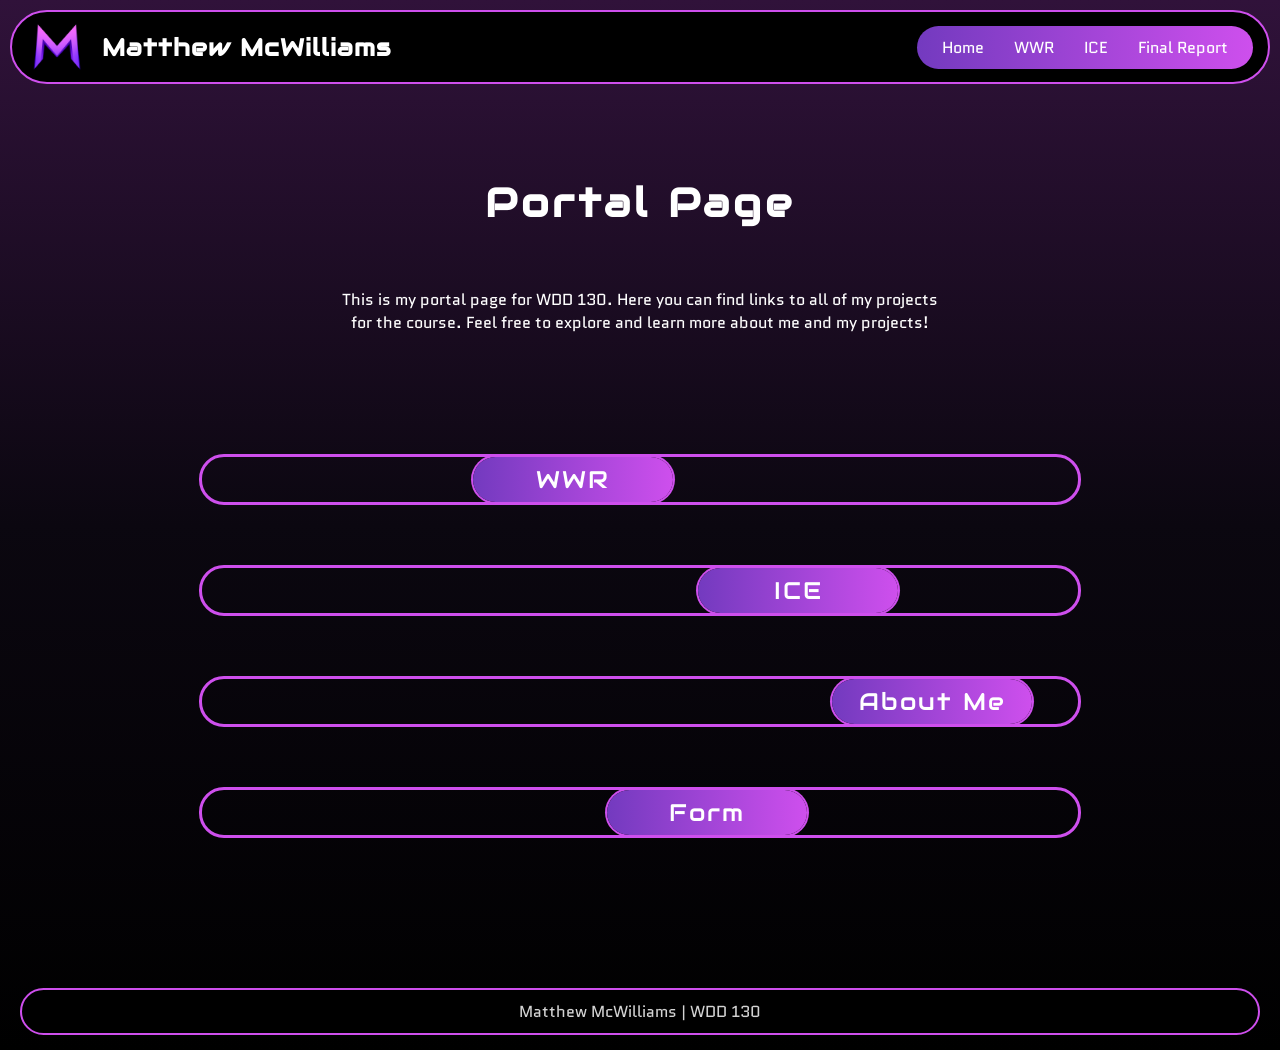
<file: index.html>
<!DOCTYPE html>
<html lang="en">
<head>
    <meta charset="UTF-8">
    <meta name="viewport" content="width=device-width, initial-scale=1.0">
    <title>Portal Page - Matthew McWilliams</title>
    <link rel="stylesheet" href="styles/style.css">
</head>
<body>
    <header>
        <img src="images/logo.png" alt="Matthew McWilliams Logo">
        <h1>Matthew McWilliams</h1>
        <nav>
            <a href="index.html">Home</a>
            <a href="wwr/index.html">WWR</a>
            <a href="ice.html">ICE</a>
            <a href="final-report.html">Final Report</a>
        </nav>
    </header>

    <section>
        <h2>Portal Page</h2>
        <p>
            This is my portal page for WDD 130. Here you can find links to all of my projects for the course. Feel free to explore and learn more about me and my projects!
        </p>
    </section>

    <details class="dwwr">
        <summary>WWR</summary>
        <h3>White Water Rafting</h3>
        <img src="images/wwr-hero.png" alt="White Water Rafting hero section screenshot">
        <p>
            This project was the first one completed for WWD 130. It was a great learning project that allowed me to practice my HTML and CSS skills. I created a website for a fictional white water rafting company, showcasing their services and activities.
        </p>
        <p>
            The website features a hero section with a background image, a grid layout for the activities, and a contact card. I used various HTML elements and learned about stlying and fonts.
        </p>
        <img src="images/wwr-grid.png" alt="White Water Rafting activities grid showing rivers, camping, and rapids">
    </details>

    <details class="dice">
        <summary>ICE</summary>
        <h4>In-Class Exercises</h4>
        <img src="images/ice-valentines.png" alt="Valentines Day holiday page screenshot">
        <p>
            ICE stands for In-Class Exercises. These are smaller projects that we complete during class time to practice specific skills and concepts. They were a great way to reinforce what we have learned and to experiment with new techniques.
        </p>
        <table>
            <tr>
                <th>Week</th>
                <th>Name</th>
                <th>Completed</th>
            </tr>
            <tr>
                <td>Week 5</td>
                <td>Prophet Card</td>
                <td>✅</td>
            </tr>
            <tr>
                <td>Week 5</td>
                <td>Apostle Spotlight</td>
                <td>✅</td>
            </tr>
            <tr>
                <td>Week 6</td>
                <td>Holiday Page</td>
                <td>✅</td>
            </tr>
            <tr>
                <td>Week 6</td>
                <td>Favorite Devo</td>
                <td>✅</td>
            </tr>
            <tr>
                <td>Week 7</td>
                <td>Country Flags</td>
                <td>✅</td>
            </tr>
            <tr>
                <td>Week 7</td>
                <td>Positioning</td>
                <td>✅</td>
            </tr>
        </table>
    </details>

    <details class="daboutme">
        <summary>About Me</summary>
        <h5>My Interests</h5>
        <p>
            I am a passionate student in the field of computer science. I love working with technology in many different forms to create, learn, and explore new ideas. I enjoy growing my skills and taking on new challenges. I can often be found exploring some of my various interests listed below.
        </p>
        <ul>
            <li>Programming</li>
            <li>Gaming</li>
            <li>Travel</li>
            <li>3D Printing</li>
            <li>AI</li>
            <li>Music</li>
            <li>Rubiks Cubes</li>
        </ul>
    </details>

    <details class="dform">
        <summary>Form</summary>
        <h6>Contact Me</h6>
        <form>
            <label for="name">Name:</label>
            <input type="text" id="name" name="name">
            <br>
            <label for="email">Email:</label>
            <input type="email" id="email" name="email">
            <br>
            <label for="message">Message:</label>
            <textarea id="message" name="message" rows="4" cols="40"></textarea>
            <br>
            <button type="submit">Submit</button>
        </form>
    </details>

    <footer>
        <p>Matthew McWilliams | WDD 130</p>
    </footer>


    <!-- Note that the following code was generated using AI. It is intended to showcase an interesting design technique, not JavaScript skill. -->
    <script>
        var allDetails = document.querySelectorAll('details');

        var phases = [0, 1/6, 1/3, 0.5];
        var duration = 10;

        allDetails.forEach(function(detail, i) {
            var summary = detail.querySelector('summary');
            var hovered = false;
            var t = 0;
            var startPos = 0;

            detail.addEventListener('mouseenter', function() { hovered = true; });
            detail.addEventListener('mouseleave', function() { hovered = false; });

            function getWavePosition(maxPos) {
                var time = Date.now() / 1000;
                var cycle = ((time / duration) + phases[i]) % 1;
                var triangle = cycle < 0.5 ? cycle * 2 : 2 - cycle * 2;
                return triangle * maxPos;
            }

            function animate() {
                var containerWidth = detail.clientWidth;
                var maxPos = containerWidth - 200;
                var shouldExpand = hovered || detail.open;
                var position = getWavePosition(maxPos);

                if (shouldExpand) {
                    if (t === 0) startPos = position;
                    t = t + (1 - t) * 0.15;
                    if (t > 0.999) t = 1;
                } else if (t > 0) {
                    t = t * 0.85;
                    if (t < 0.001) t = 0;
                    startPos = startPos + (position - startPos) * 0.08;
                }

                if (t > 0) {
                    summary.style.marginLeft = (startPos * (1 - t)) + 'px';
                    summary.style.width = (200 + (containerWidth - 200) * t) + 'px';
                } else {
                    summary.style.marginLeft = position + 'px';
                    summary.style.width = '200px';
                }

                requestAnimationFrame(animate);
            }

            animate();
        });
    </script>
</body>
</html>
</file>
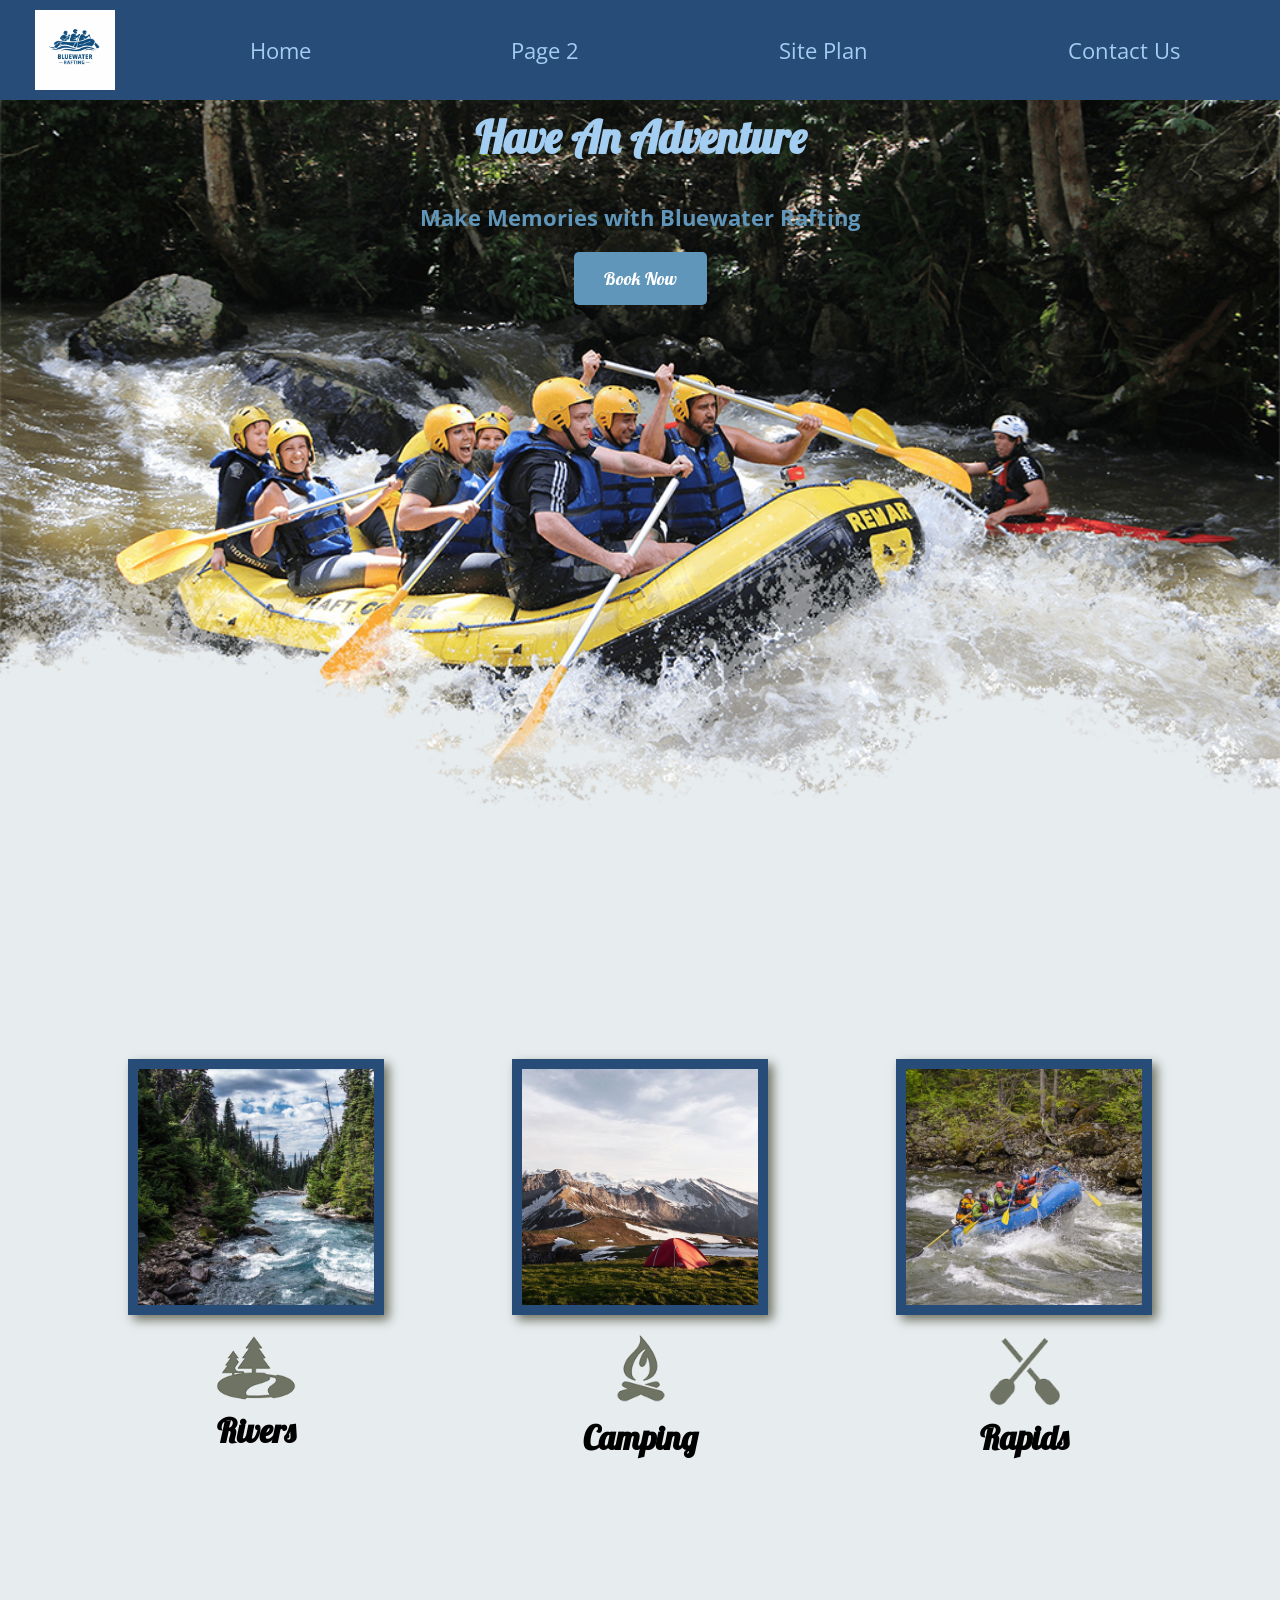
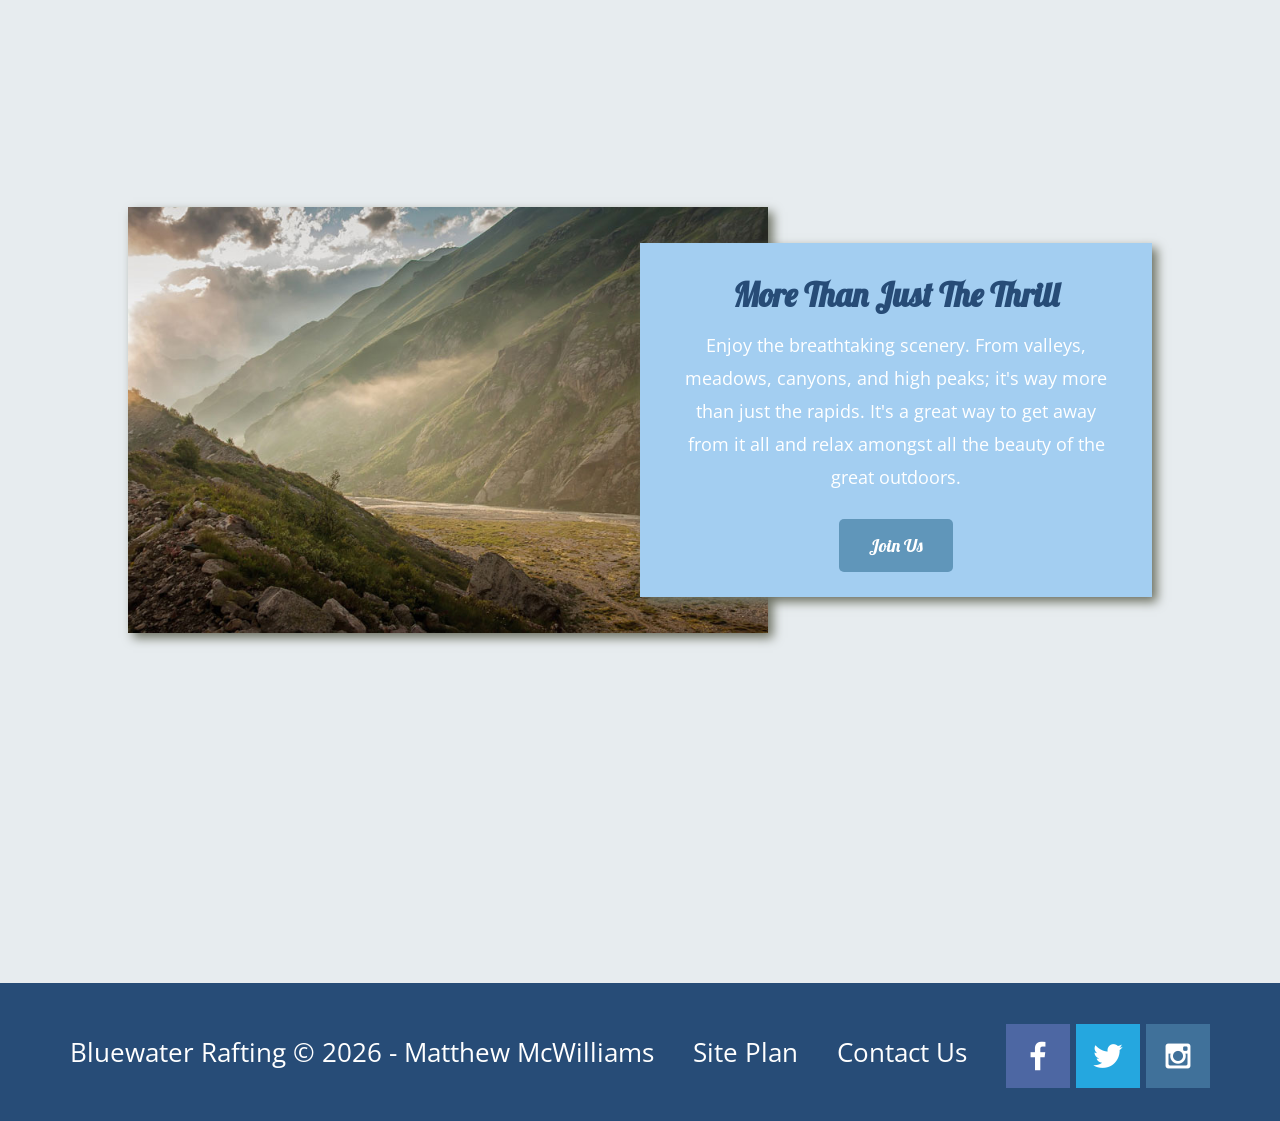
<file: wwr/index.html>
<!DOCTYPE html>
<html lang="en">
<head>
    <meta charset="UTF-8">
    <meta name="viewport" content="width=device-width, initial-scale=1.0">
    <title>Bluewater Rafting</title>
    <link rel="stylesheet" href="styles/style.css">
</head>
<body>
<div id="content">
    <header>
        <a id="logo_link" href="index.html">
            <img class="logo" src="images/logo.png" alt="Logo image">
        </a>
        <nav>
            <a href="index.html">Home</a>
            <a href="#">Page 2</a>
            <a href="site-plan-rafting.html">Site Plan</a>
            <a href="contactus.html">Contact Us</a>
        </nav>
    </header>
    <div id="hero">
        <div id="hero-box">
            <img id="hero-img" src="images/hero.png" alt="People rafting">
        </div>
        <section id="hero-msg">
            <h1 class="home-title">Have An Adventure</h1>
            <h4>Make Memories with Bluewater Rafting </h4>
            <div class='button-box'>
                <a class='book' href="contactus.html">Book Now</a>
            </div>
        </section>
    </div>
    <main class="home-grid">
        <section class="rivers-card">
            <img class="card-img" src="images/rivers.jpg" alt="river in forest">
            <img class="icon" src="images/river_icon.png" alt="river icon">
            <h2>Rivers</h2>
        </section>
        <section class="camping-card">
            <img class="card-img" src="images/camping.jpg" alt="tent in mountains">
            <img class="icon" src="images/fire_icon.png" alt="fire icon">
            <h2>Camping</h2>
        </section>
        <section class="rapids-card">
            <img class="card-img" src="images/rapids.jpg" alt="rafting boat">
            <img class="icon" src="images/oars.png" alt="oars icon">
            <h2>Rapids</h2>
        </section>
        <div id="background"></div>
        <img class="mountains" src="images/mountains.jpg" alt="Misty mountains">
        <section class="msg">
            <h2>More Than Just The Thrill</h2>
            <p>Enjoy the breathtaking scenery. From valleys, meadows, canyons, and high peaks; it's way more than just the rapids. It's a great way to get away from it all and relax amongst all the beauty of the great outdoors. </p>
            <a class='join' href="rivers.html">Join Us</a>
        </section>
    </main>
    <footer>
        <p>Bluewater Rafting &copy; 2026 - Matthew McWilliams</p>
        <p><a href="site-plan-rafting.html">Site Plan</a></p>
        <p><a href="contactus.html">Contact Us</a></p>
        <div class="social">
            <a href="https://facebook.com" target="_blank">
                <img src="images/facebook.png" alt="fb icon">
            </a>
            <a href="https://twitter.com" target="_blank">
                <img src="images/twitter.png" alt="twitter icon">
            </a>
            <a href="https://instagram.com" target="_blank">
                <img src="images/instagram.png" alt="instagram icon">
            </a>
        </div>
    </footer>
</div>
</body>
</html>
</file>
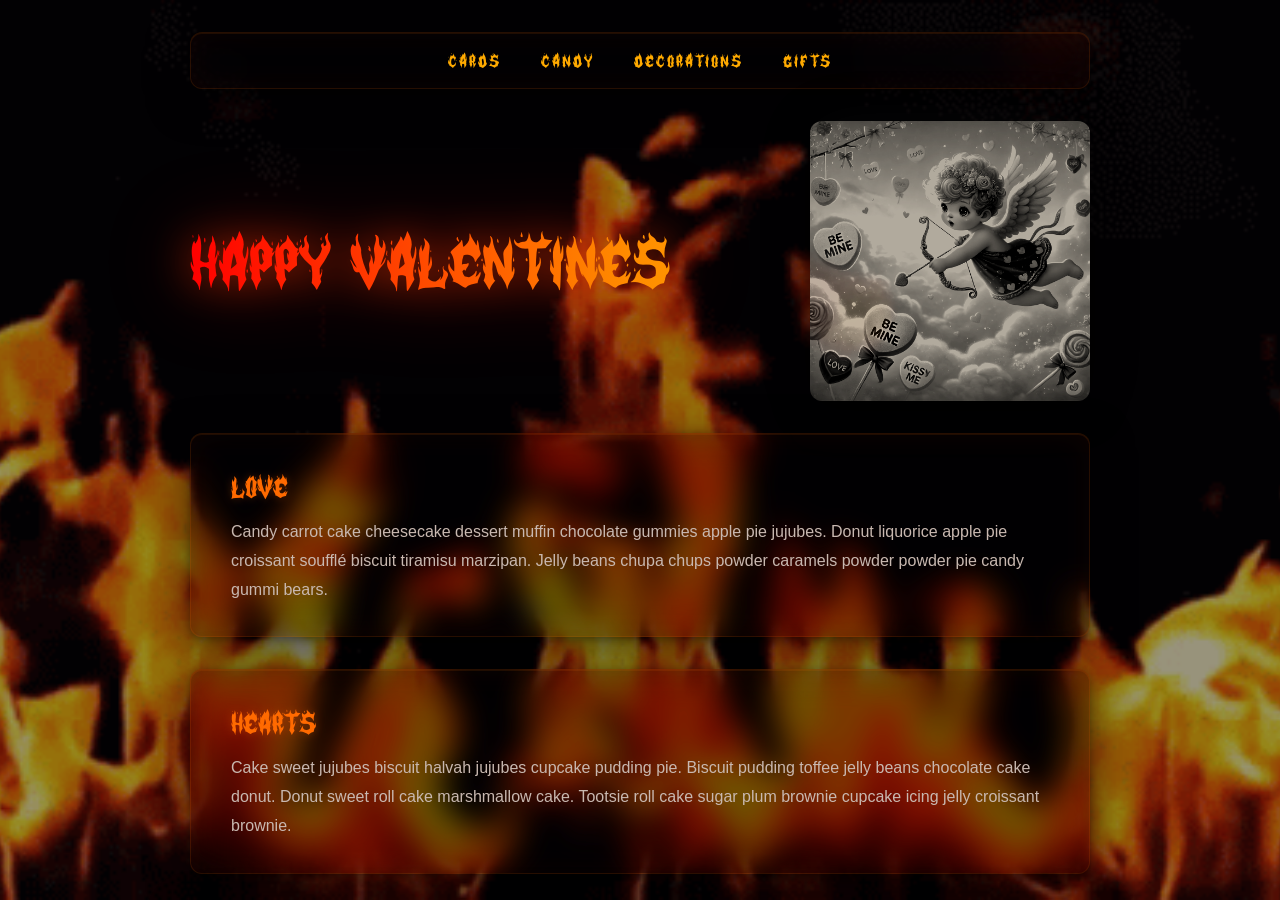
<file: ice/valentines/index.html>
<!DOCTYPE html>
<html lang="en">

<head>
    <meta charset="UTF-8">
    <meta name="viewport" content="width=device-width, initial-scale=1.0">
    <title>Happy Valentines Page</title>
    <link rel="stylesheet" href="styles/styles.css">
</head>

<body>
    <div id="wrapper">
        <header>
            <nav>
                <ul>
                    <li>Cards</li>
                    <li>Candy</li>
                    <li>Decorations</li>
                    <li>Gifts</li>
                </ul>
            </nav>
        </header>
        <main>
            <h1>Happy Valentines</h1>
            <img src="images/valentines.png">
            <section>
                <h2>Love</h2>
                <p>Candy carrot cake cheesecake dessert muffin chocolate gummies apple
                    pie jujubes. Donut liquorice apple pie croissant soufflé biscuit
                    tiramisu marzipan. Jelly beans chupa chups powder caramels powder
                    powder pie candy gummi bears. </p>
            </section>
            <section>
                <h2>Hearts</h2>
                <p>Cake sweet jujubes biscuit halvah jujubes cupcake pudding pie. Biscuit
                    pudding toffee jelly beans chocolate cake donut. Donut sweet roll cake
                    marshmallow cake. Tootsie roll cake sugar plum brownie cupcake icing
                    jelly croissant brownie.</p>
            </section>
            <section>
                <h2>Cupid</h2>
                <p>Brownie donut macaroon brownie halvah pastry macaroon. Oat cake sweet
                    toffee danish chocolate sesame snaps chocolate toffee. Biscuit lollipop
                    fruitcake chocolate gummi bears caramels.</p>
            </section>
        </main>
        <footer>
            Happy Valentines &copy; 2025
        </footer>
    </div>
</body>

</html>
</file>
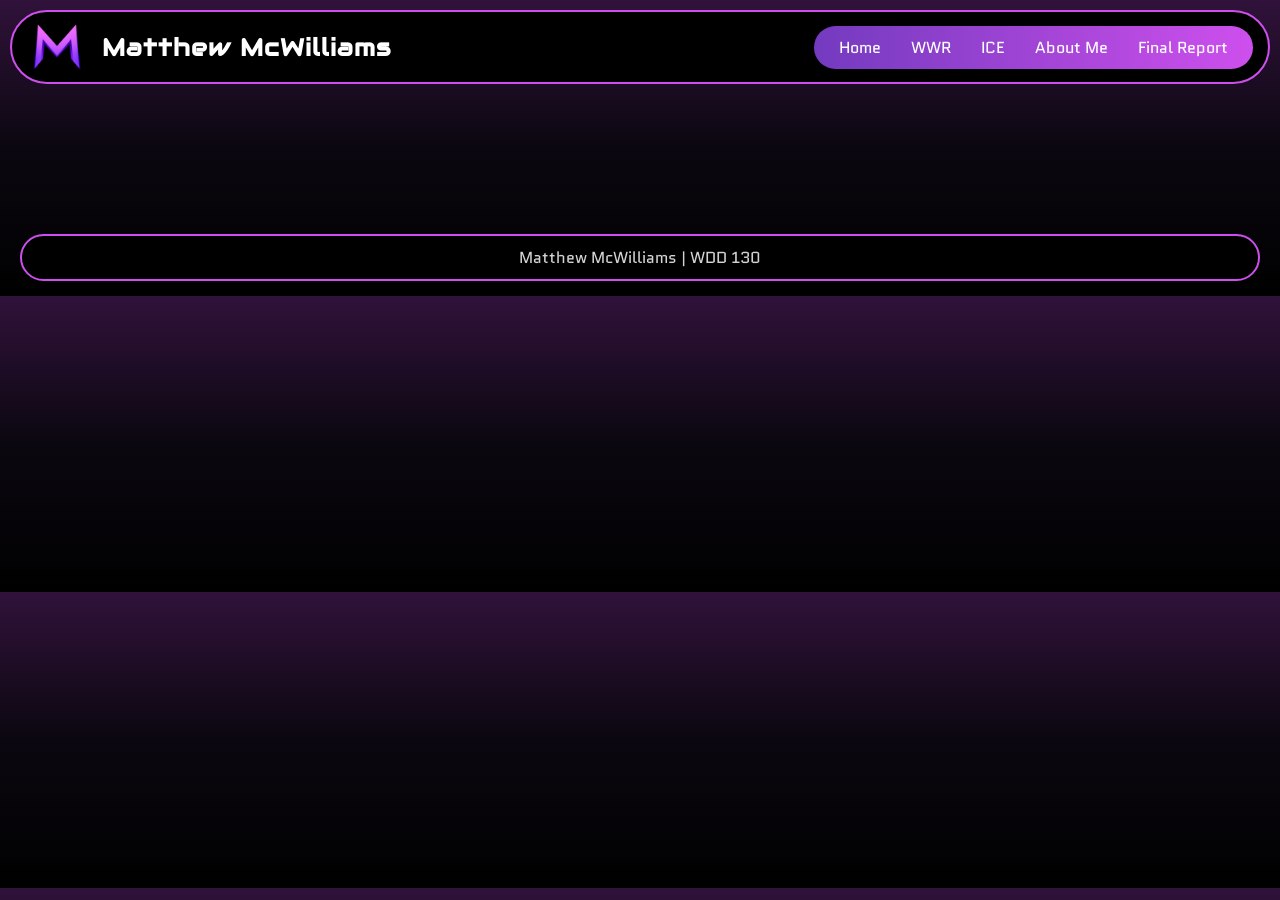
<file: client-report.html>
<!DOCTYPE html>
<html lang="en">
<head>
    <meta charset="UTF-8">
    <meta name="viewport" content="width=device-width, initial-scale=1.0">
    <title>Final Report - Matthew McWilliams</title>
    <link rel="stylesheet" href="styles/style.css">
</head>
<body>
    <header>
        <img src="images/logo.png" alt="Matthew McWilliams Logo">
        <h1>Matthew McWilliams</h1>
        <nav>
            <a href="index.html">Home</a>
            <a href="wwr/index.html">WWR</a>
            <a href="ice.html">ICE</a>
            <a href="about.html">About Me</a>
            <a href="client_report.html">Final Report</a>
        </nav>
    </header>

    <footer>
        <p>Matthew McWilliams | WDD 130</p>
    </footer>

</body>
</html>
</file>
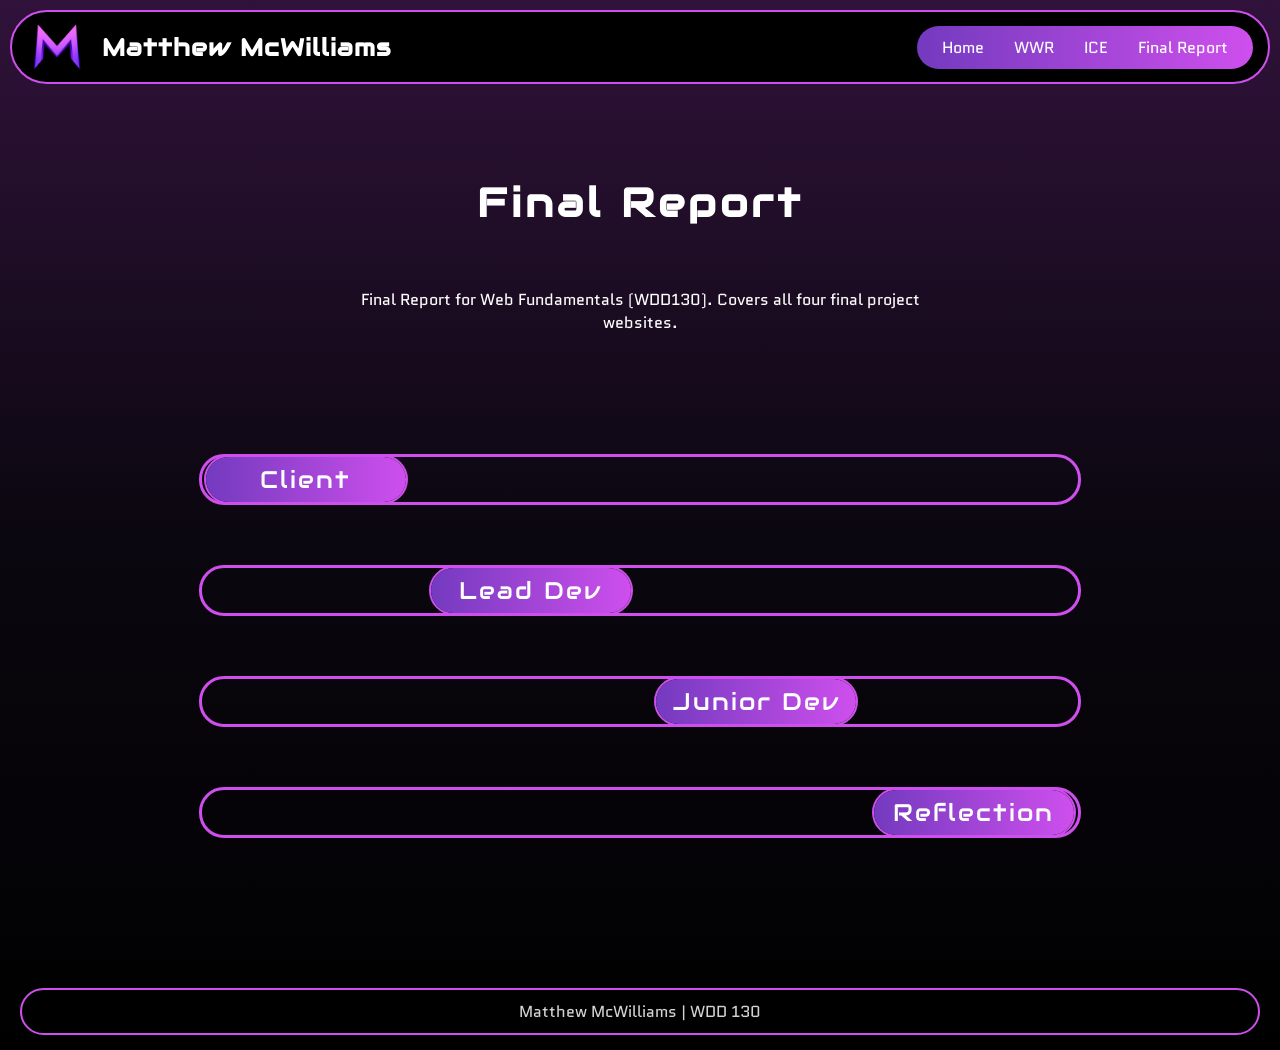
<file: final-report.html>
<!DOCTYPE html>
<html lang="en">
<head>
    <meta charset="UTF-8">
    <meta name="viewport" content="width=device-width, initial-scale=1.0">
    <title>Final Report - Matthew McWilliams</title>
    <link rel="stylesheet" href="styles/style.css">
</head>
<body>
    <header>
        <img src="images/logo.png" alt="Matthew McWilliams Logo">
        <h1>Matthew McWilliams</h1>
        <nav>
            <a href="index.html">Home</a>
            <a href="wwr/index.html">WWR</a>
            <a href="ice.html">ICE</a>
            <a href="final-report.html">Final Report</a>
        </nav>
    </header>

    <section>
        <h2>Final Report</h2>
        <p>Final Report for Web Fundamentals (WDD130). Covers all four final project websites.</p>
    </section>

    <details class="dclient">
        <summary>Client</summary>
        <h3>How did you decide what content and images to use for your site plan?</h3>
        <p>I decided to do an egg website because why would I make a website about anything else? I decided on fonts using Google Fonts, selected colors using coolors, and styled it to fit a playful and fun theme. I created a list of sections I wanted to include and found images and text placeholders for them. To create the text content, I had an AI agent inject text content into the placeholders before reviewing it and making edits.</p>
        <h3>How did you communicate with your developer? Was there any issues with communication?</h3>
        <p>I communicated with my developer in person only. My plan was very well developed and included all the details he needed, so there was little need for communication. He checked in with me occasionally to show me his progress, but it always looked great and I had no suggestions for him.</p>
        <h3>Did your developer meet your expectations for your site?</h3>
        <p>Absolutely! The site looked fantastic and matched my vision perfectly. I was impressed with how well he executed the plan I had given him. He did a great job of checking in when necessary without being annoying as well.</p>
        <h3>What will you do differently next time you hire a team to do a project for you?</h3>
        <p>Honestly, I don't think I would do anything differently. The thing I did that benefited the project the most was creating a very detailed plan for my developer to follow. I think that was one of the keys to the success of the project, so I would definitely do that again with future projects so I can ensure the developer has a good idea of my vision.</p>
        <a class="report-link" href="https://andrewclayjones2002-ui.github.io/wdd130-Mcwilliam/">Eggs 101</a>
    </details>

    <details class="dlead">
        <summary>Lead Dev</summary>
        <h3>How did you manage your development team and communicate the tasks for your junior devs?</h3>
        <p>I created a text groupchat with my junior developers and my client in it to communicate with everyone at once. This idea was good in concept because I could easily share updates, ask questions, and assign tasks in one place with maximum transparency. However, nobody in my group was ever really in class so it didn't matter.</p>
        <h3>How did you communicate with your client? Was there any issues?</h3>
        <p>I attempted to communicate with him via text, but he never responded, so I had to talk to him in person in class. The big thing I had to ask him was to send me the content for the site (both images and text), which he kept saying he would send me but never did. I ended up just using picsum and AI generated text to fill in the content, but it would have been nice to have the actual content from him.</p>
        <h3>How did you handle publishing your clients site and sharing it with the client?</h3>
        <p>I just published the site to GitHub Pages and shared the link with him. I also looked at it in person with him in class to make sure he was happy with it.</p>
        <h3>How was your experience with managing your site with GitHub?</h3>
        <p>I have already had experience with GitHub and GitHub Pages, so I didn't have any issues with it. It was pretty straightforward to publish the site and make updates as needed. We never had any merge conflicts since my junior devs didn't do anything.</p>
        <a class="report-link" href="https://matmcw.github.io/wdd130-patten/">Dinner and a Show</a>
    </details>

    <details class="djunior">
        <summary>Junior Dev</summary>
        <h3>How did you communicate with your team lead? Was there any issues?</h3>
        <p>I talked to my team leads in person in class. I collected information about what I was assigned to do and then completed it on my own. The biggest issue in communication was that one of my lead devs did the entire project himself and didn't assign me to a page. He never told me anything, I just went in one day and it was all done. I asked him if there was anything I could do to help and he said no, so I just left it at that.</p>
        <h3>Did you know what was expected of you for each site?</h3>
        <p>Yes, I knew what was expected of me (for the site I actually did work on). I was assigned to do the second subpage for the site, and I based my work off of both the home page and the site plan.</p>
        <h3>Were you able to contribute to your sites?</h3>
        <p>I was not able to contribute to the first site because of the reason described above, but I was able to contribute to the second site. I created the html structure, copying the header and footer from the home page. Most of the styling already applied correctly from the home page styling, but I adapted it to fit my page.</p>
        <h3>Did you run into any issues with GitHub and adding your changes to the sites?</h3>
        <p>No issues were encountered. I usually made my changes by pulling the code, changing it quickly, and then pushing it. I let my team know when I had made changes so they could pull before making their own changes, thereby avoiding merge conflicts.</p>
        <a class="report-link" href="https://thongus16.github.io/wdd130-Rose/">Ultimate DnD</a>
        <a class="report-link" href="https://chenhsiwu.github.io/wdd130-lombardi/">Adobe Flash</a>
    </details>

    <details class="dreflection">
        <summary>Reflection</summary>
        <h3>What was the most challenging part of this project for you? Were you able to overcome it?</h3>
        <p>The biggest challenge by far was the lack of participation from my junior developers and client. Neither of my two junior devs contributed anything to the project whatsoever and were in class a total of maybe 4 times between the two of them. My client also never sent me any of the content for the site, so I had to make it all up from scratch. I was able to overcome these challenges by just doing everything myself and ignoring the two subpages entirely. This led to a less ideal finished product, but it was what I was able to accomplish given the circumstances.</p>
        <h3>What did you enjoy most about this project?</h3>
        <p>It was fun to create a website plan, send it off, and see it come to life. I enjoyed the creative process of designing the site and then seeing my developers execute upon that vision.</p>
        <h3>What would you do differently if you could do the project again?</h3>
        <p>I would get a better team who actually came to class and did their work. At the very least it would have been more helpful if they told me they weren't going to do anything instead of just not showing up or communicating at all. It would have also been nice if the client had sent me the content for the site.</p>
        <h3>Do you feel more confident in working on real-world projects after this experience? Explain.</h3>
        <p>If anything, I feel less confident in working on real-world projects. This experience taught me that a lot of people are unreliable and hard to work with. Neither of my teammates contributed anything to the project whatsoever, one of my senior devs didn't reach out to me even once and did everything himself, and my client didn't provide the resources I needed. This has taught me that projects can fall flat instantly if you don't have the right team. The one saving grace in the real-world is that if your teammates never show up, they get fired.</p>
    </details>

    <footer>
        <p>Matthew McWilliams | WDD 130</p>
    </footer>

    <script>
        var allDetails = document.querySelectorAll('details');

        var phases = [0, 1/6, 1/3, 0.5];
        var duration = 10;

        allDetails.forEach(function(detail, i) {
            var summary = detail.querySelector('summary');
            var hovered = false;
            var t = 0;
            var startPos = 0;

            detail.addEventListener('mouseenter', function() { hovered = true; });
            detail.addEventListener('mouseleave', function() { hovered = false; });

            function getWavePosition(maxPos) {
                var time = Date.now() / 1000;
                var cycle = ((time / duration) + phases[i]) % 1;
                var triangle = cycle < 0.5 ? cycle * 2 : 2 - cycle * 2;
                return triangle * maxPos;
            }

            function animate() {
                var containerWidth = detail.clientWidth;
                var maxPos = containerWidth - 200;
                var shouldExpand = hovered || detail.open;
                var position = getWavePosition(maxPos);

                if (shouldExpand) {
                    if (t === 0) startPos = position;
                    t = t + (1 - t) * 0.15;
                    if (t > 0.999) t = 1;
                } else if (t > 0) {
                    t = t * 0.85;
                    if (t < 0.001) t = 0;
                    startPos = startPos + (position - startPos) * 0.08;
                }

                if (t > 0) {
                    summary.style.marginLeft = (startPos * (1 - t)) + 'px';
                    summary.style.width = (200 + (containerWidth - 200) * t) + 'px';
                } else {
                    summary.style.marginLeft = position + 'px';
                    summary.style.width = '200px';
                }

                requestAnimationFrame(animate);
            }

            animate();
        });
    </script>
</body>
</html>
</file>
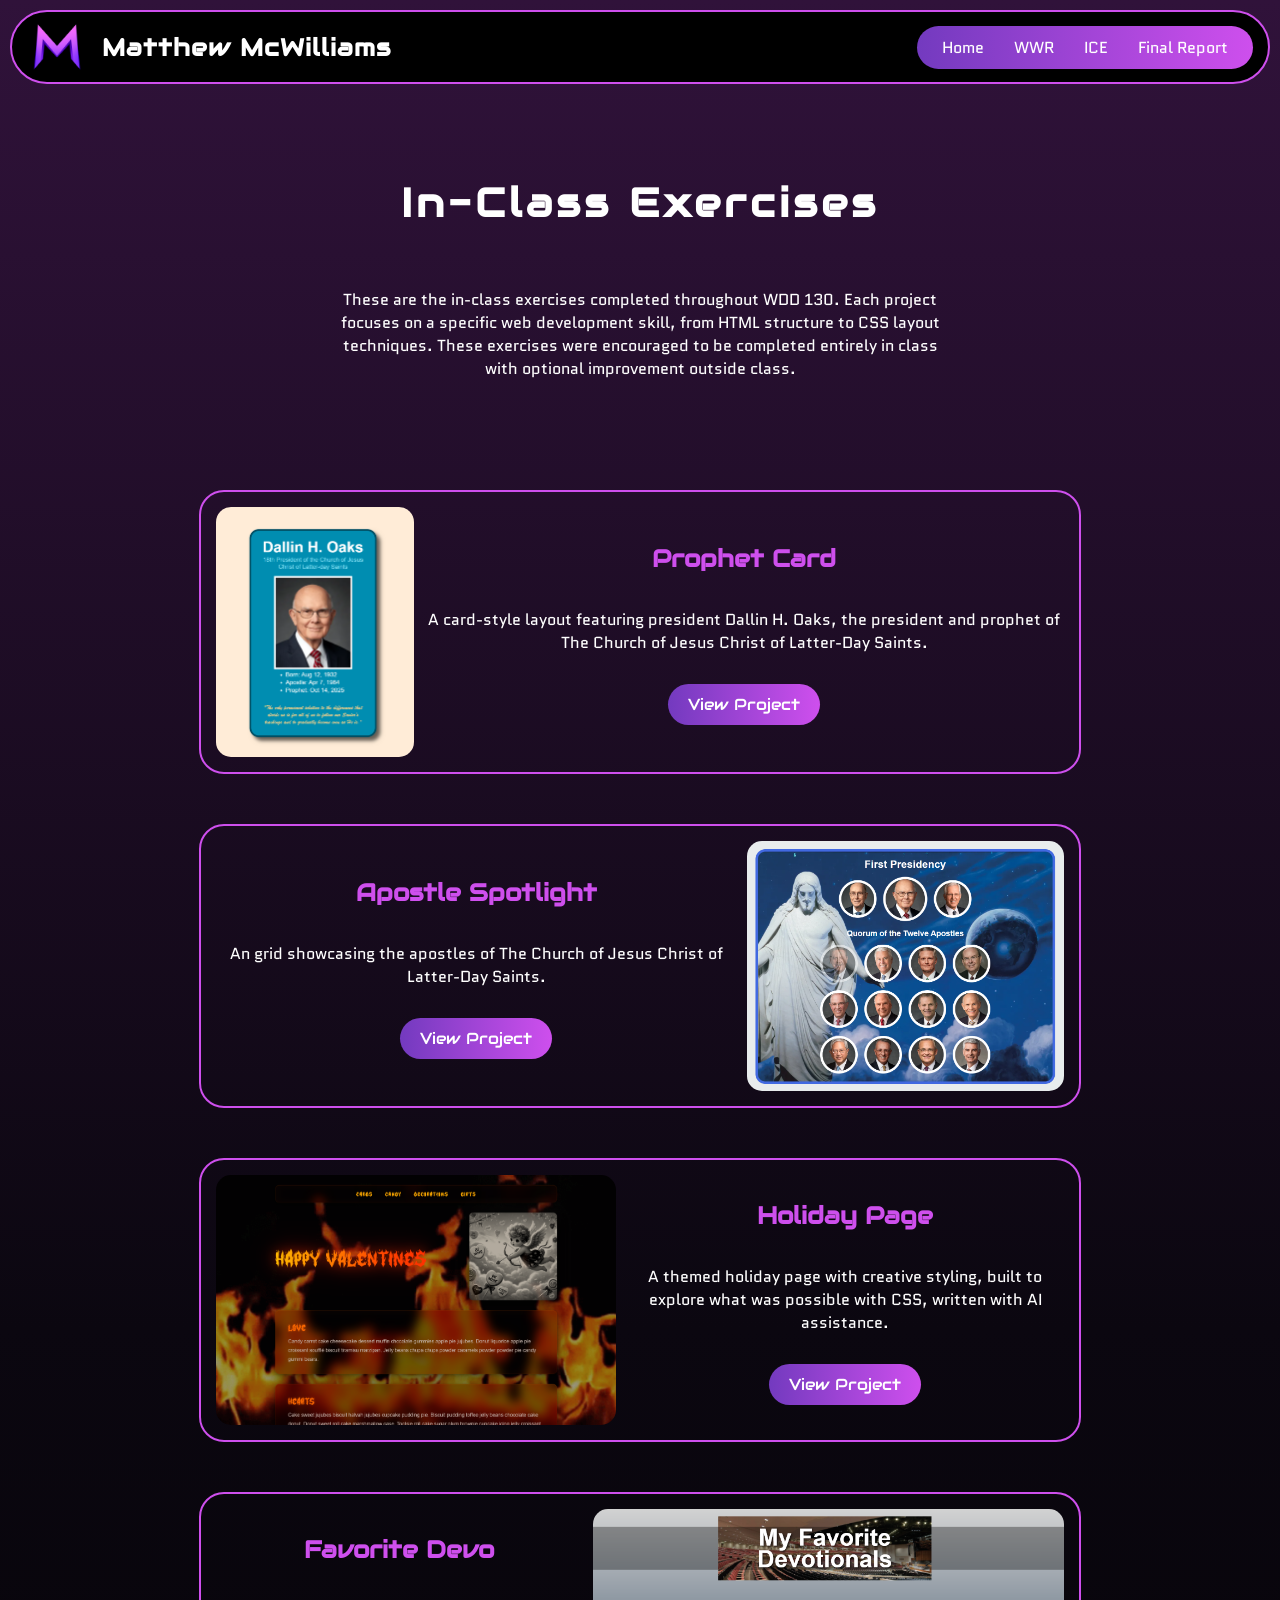
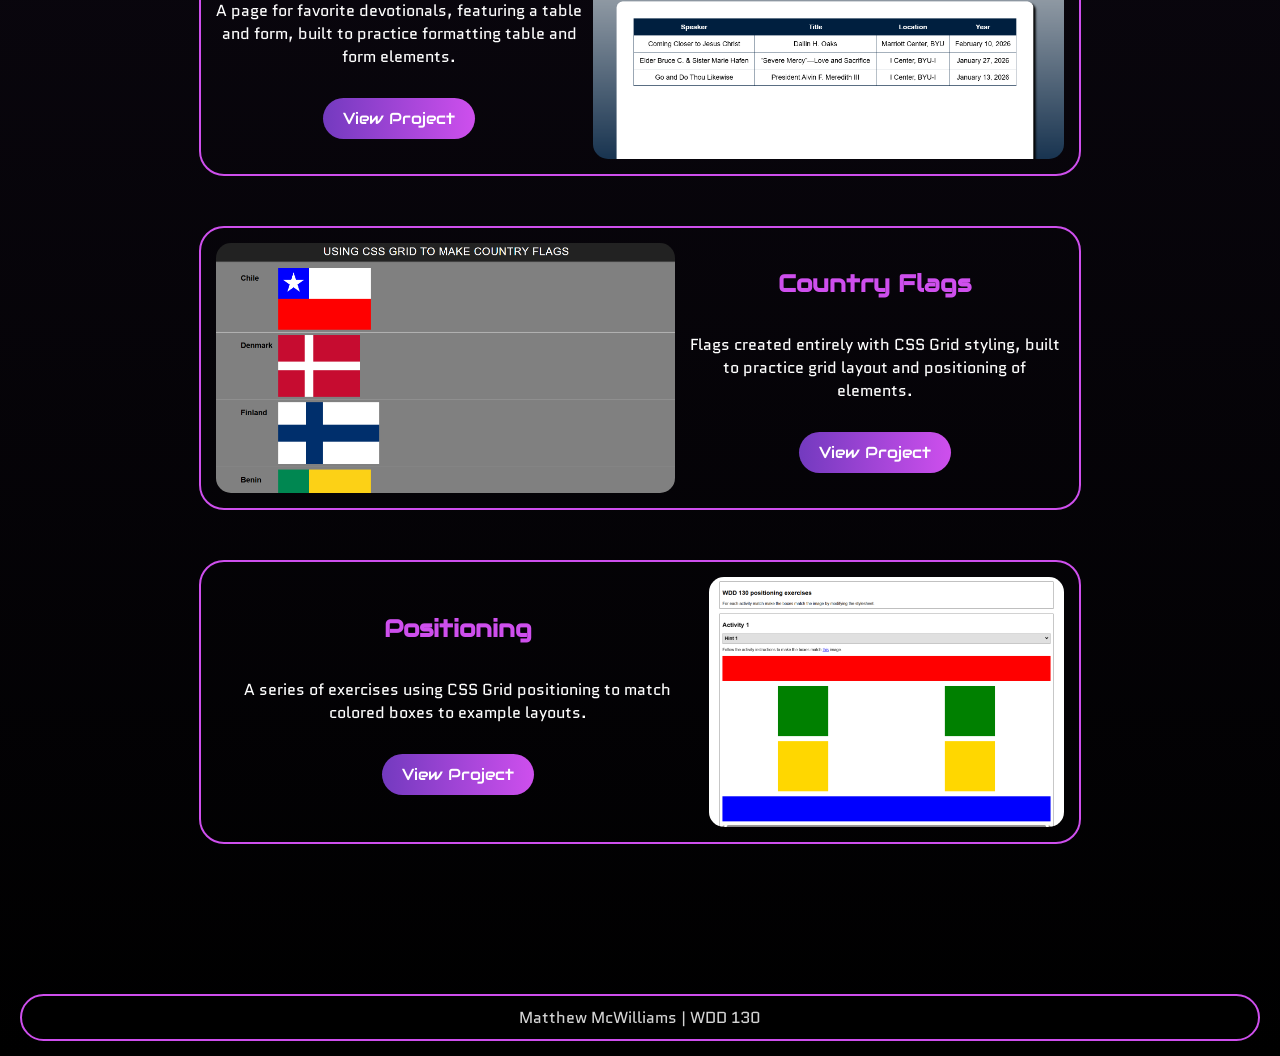
<file: ice.html>
<!DOCTYPE html>
<html lang="en">
<head>
    <meta charset="UTF-8">
    <meta name="viewport" content="width=device-width, initial-scale=1.0">
    <title>ICE - Matthew McWilliams</title>
    <link rel="stylesheet" href="styles/style.css">
</head>
<body>
    <header>
        <img src="images/logo.png" alt="Matthew McWilliams Logo">
        <h1>Matthew McWilliams</h1>
        <nav>
            <a href="index.html">Home</a>
            <a href="wwr/index.html">WWR</a>
            <a href="ice.html">ICE</a>
            <a href="final-report.html">Final Report</a>
        </nav>
    </header>

    <section>
        <h2>In-Class Exercises</h2>
        <p>
            These are the in-class exercises completed throughout WDD 130. Each project focuses on a specific web development skill, from HTML structure to CSS layout techniques. These exercises were encouraged to be completed entirely in class with optional improvement outside class.
        </p>
    </section>

    <div class="card">
        <img src="images/ice-prophet-card.png" alt="Prophet Card Screenshot">
        <div>
            <h3>Prophet Card</h3>
            <p>A card-style layout featuring president Dallin H. Oaks, the president and prophet of The Church of Jesus Christ of Latter-Day Saints.</p>
            <a href="ice/prophet_cards/oaks.html" target="_blank">View Project</a>
        </div>
    </div>

    <div class="card reverse">
        <img src="images/ice-apostle-spotlight.png" alt="Apostles Spotlight Screenshot">
        <div>
            <h3>Apostle Spotlight</h3>
            <p>An grid showcasing the apostles of The Church of Jesus Christ of Latter-Day Saints.</p>
            <a href="ice/apostle_spotlight/apostles.html" target="_blank">View Project</a>
        </div>
    </div>

    <div class="card">
        <img src="images/ice-valentines.png" alt="Valentine's Website Screenshot">
        <div>
            <h3>Holiday Page</h3>
            <p>A themed holiday page with creative styling, built to explore what was possible with CSS, written with AI assistance.</p>
            <a href="ice/valentines/index.html" target="_blank">View Project</a>
        </div>
    </div>

    <div class="card reverse">
        <img src="images/ice-favorite-devo.png" alt="Favorite Devotionals Screenshot">
        <div>
            <h3>Favorite Devo</h3>
            <p>A page for favorite devotionals, featuring a table and form, built to practice formatting table and form elements.</p>
            <a href="ice/favorite_devo/favdevo.html" target="_blank">View Project</a>
        </div>
    </div>

    <div class="card">
        <img src="images/ice-country-flags.png" alt="Country Flags Screenshot">
        <div>
            <h3>Country Flags</h3>
            <p>Flags created entirely with CSS Grid styling, built to practice grid layout and positioning of elements.</p>
            <a href="ice/grid_flags/flags.html" target="_blank">View Project</a>
        </div>
    </div>

    <div class="card reverse">
        <img src="images/ice-positioning.png" alt="Positioning Exercise Screenshot">
        <div>
            <h3>Positioning</h3>
            <p>A series of exercises using CSS Grid positioning to match colored boxes to example layouts.</p>
            <a href="ice/positioning/positioning.html" target="_blank">View Project</a>
        </div>
    </div>

    <footer>
        <p>Matthew McWilliams | WDD 130</p>
    </footer>
</body>
</html>
</file>
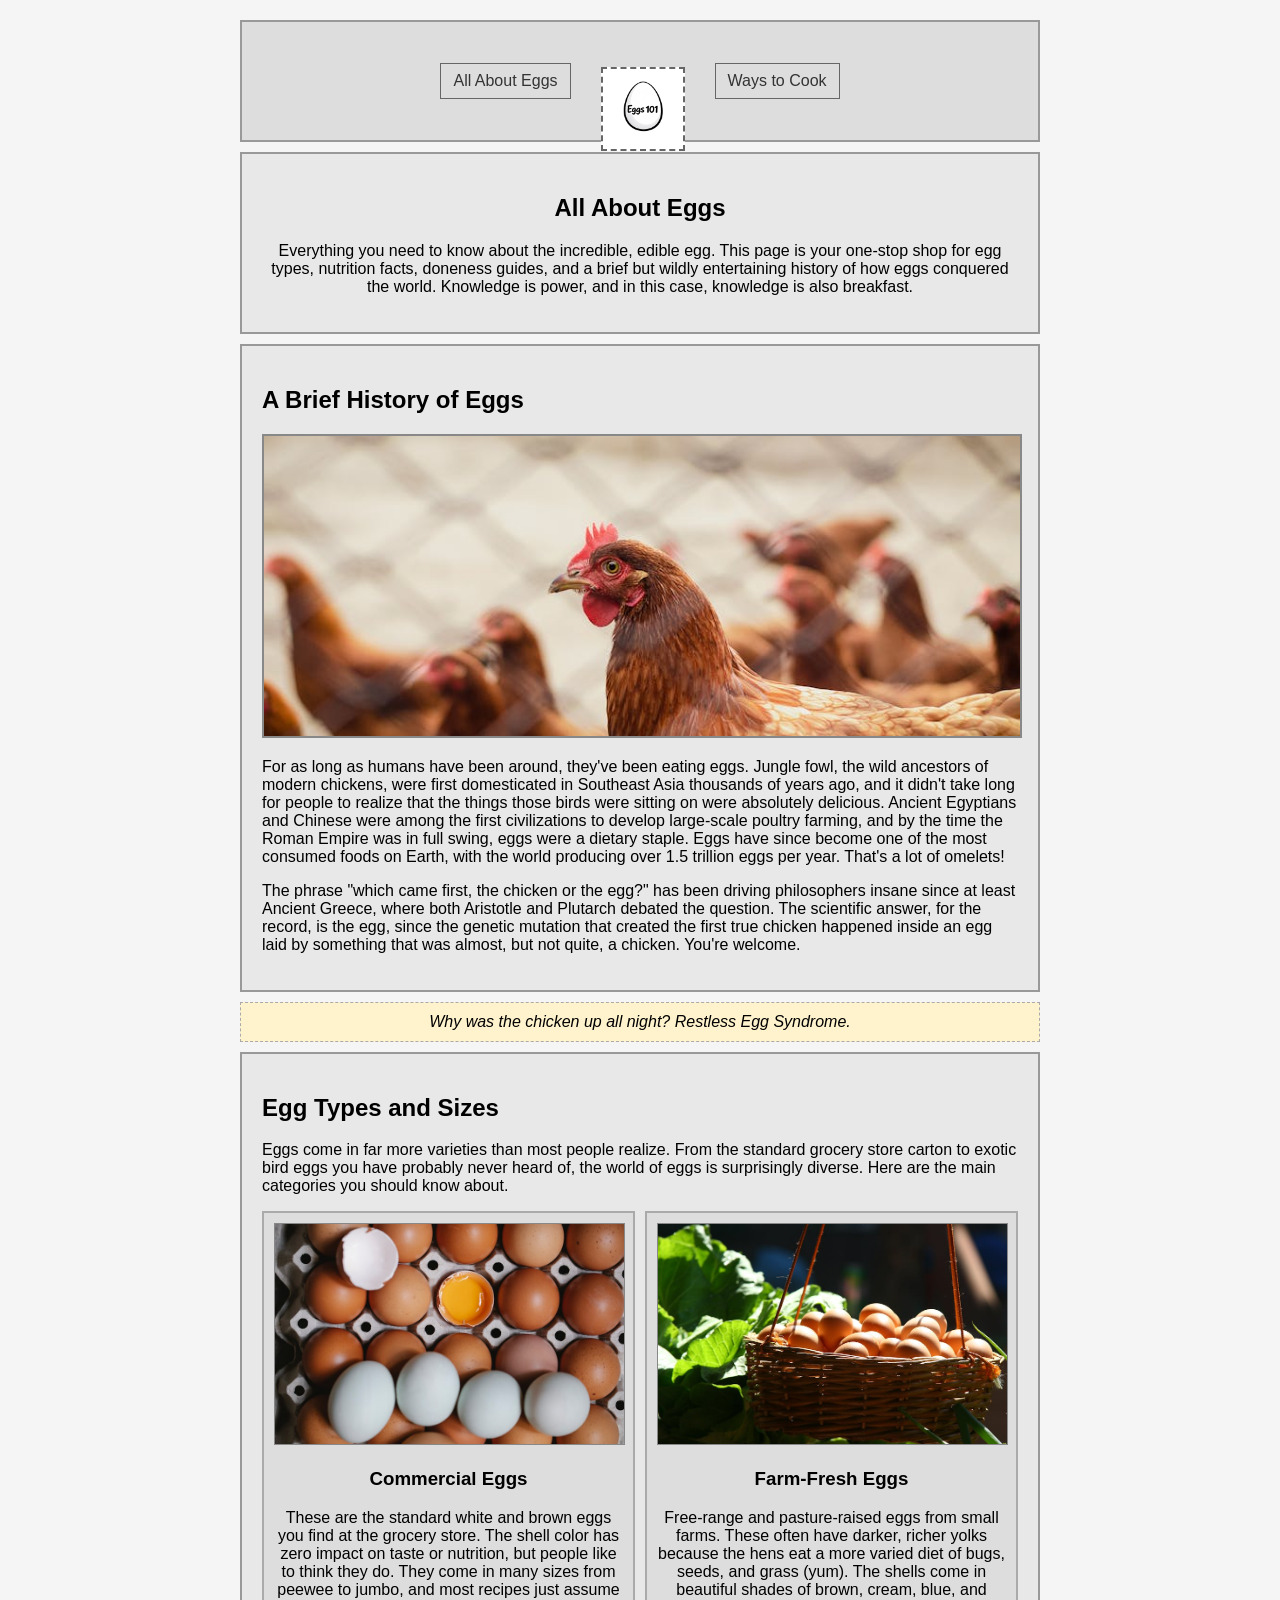
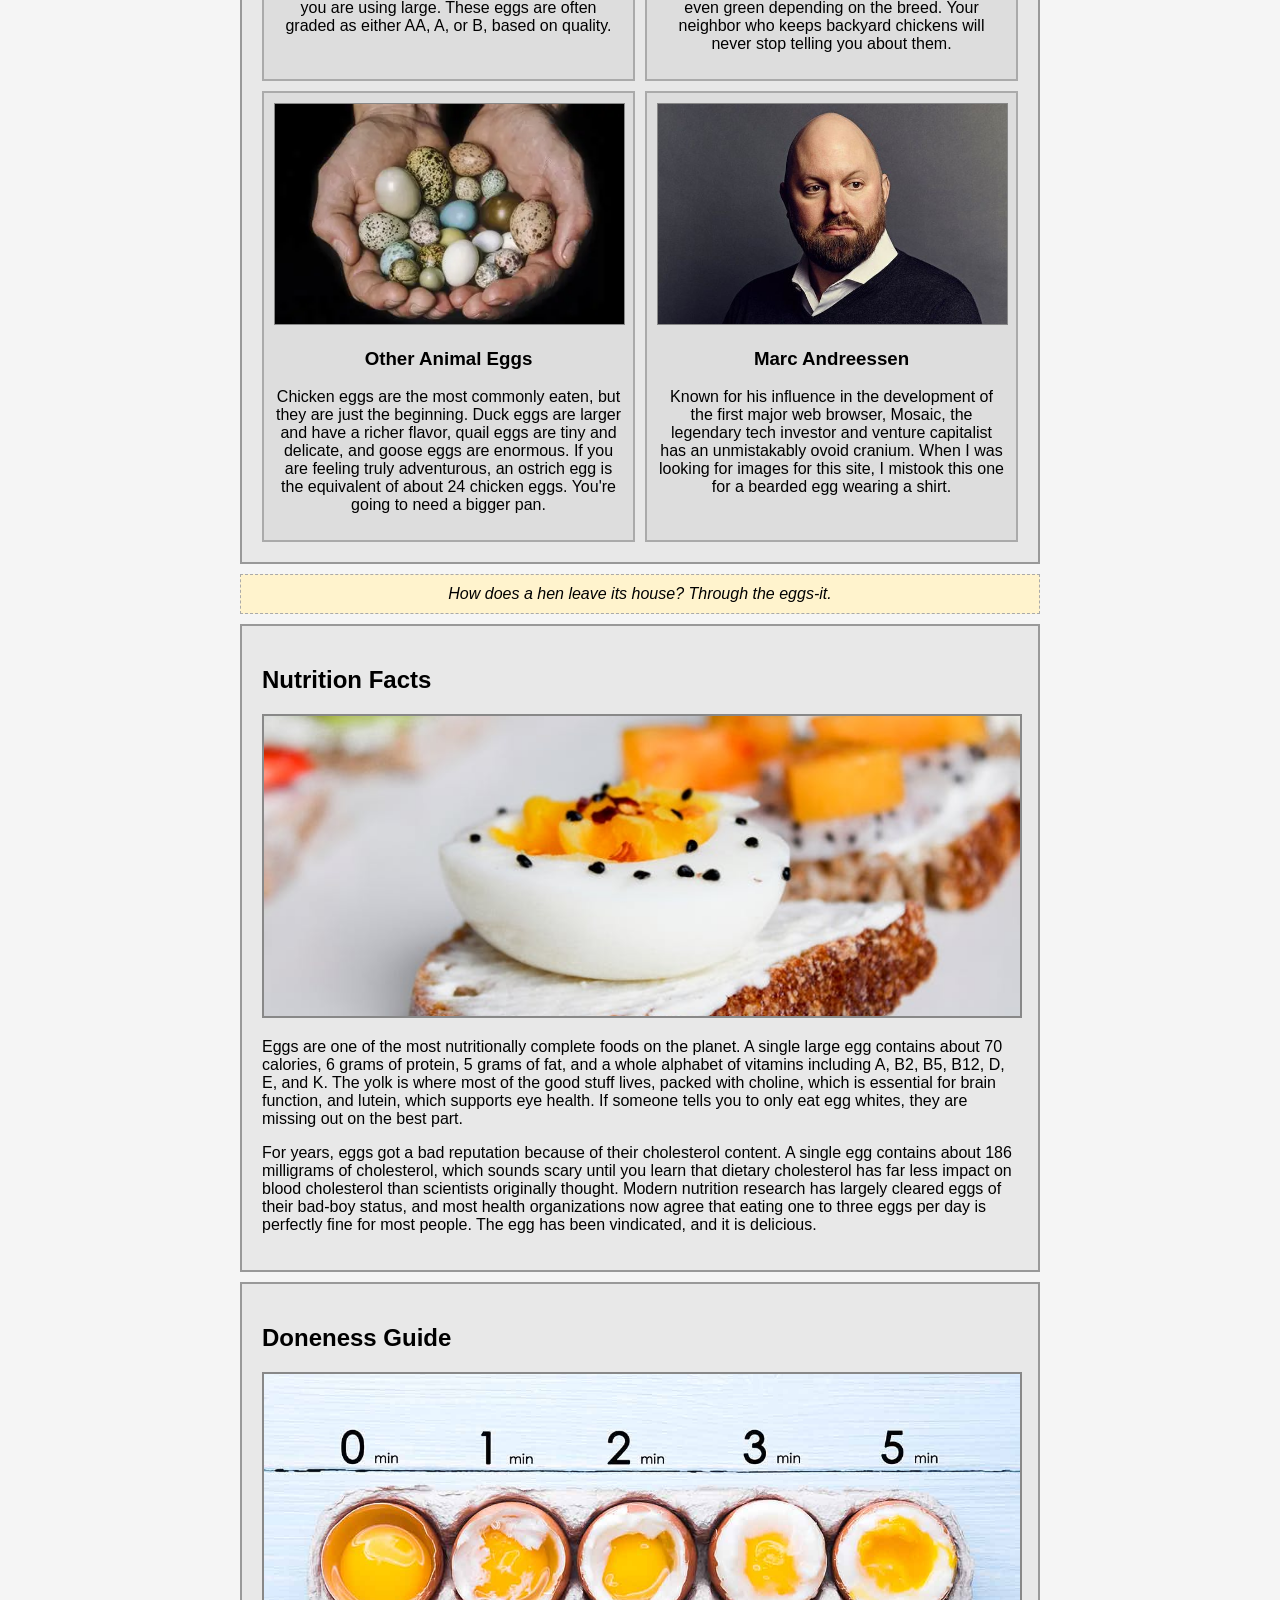
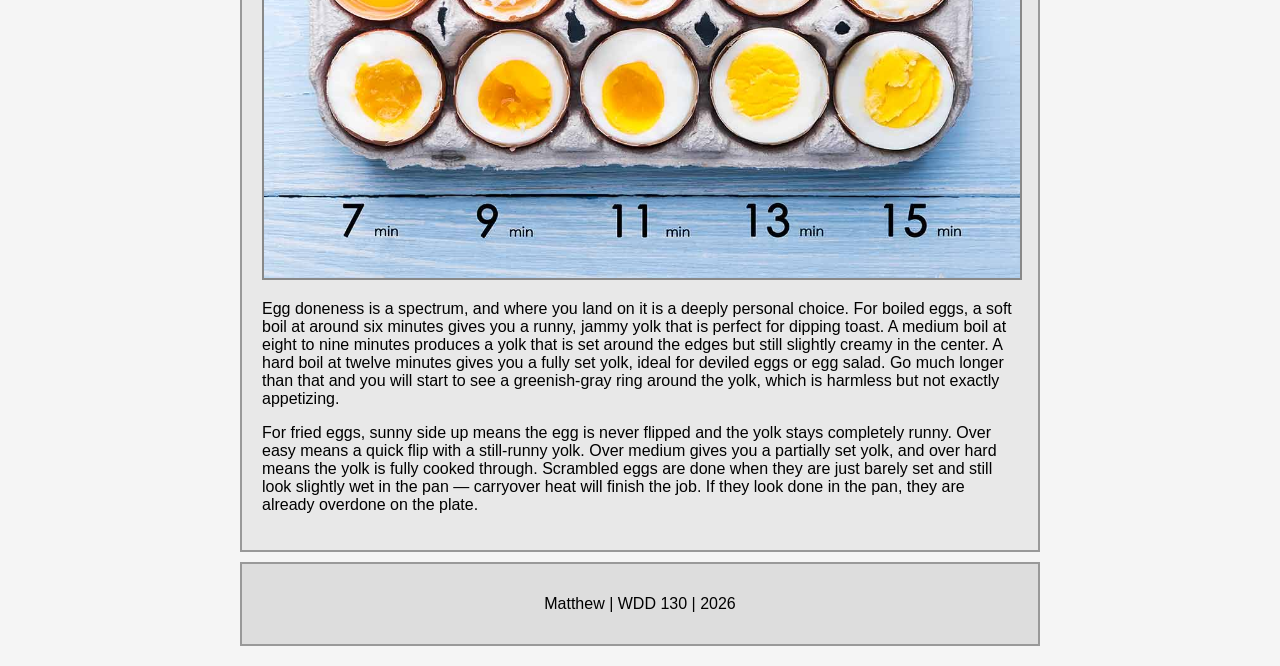
<file: client-site/wireframe-about.html>
<!DOCTYPE html>
<html lang="en">
<head>
    <meta charset="UTF-8">
    <meta name="viewport" content="width=device-width, initial-scale=1.0">
    <title>Wireframe - All About Eggs</title>
</head>
<body style="font-family: Arial, sans-serif; max-width: 800px; margin: 0 auto; padding: 20px; background-color: #f5f5f5;">

    <header style="display: flex; justify-content: center; align-items: center; border: 2px solid #999; padding: 15px; background-color: #ddd; gap: 30px;">
        <a href="wireframe-about.html" style="border: 1px solid #666; padding: 8px 12px; text-decoration: none; color: #333;">All About Eggs</a>
        <a href="wireframe-home.html">
            <img src="images/logo.png" alt="" style="width: 80px; height: 80px; border: 2px dashed #666; position: relative; top: 30px; background-color: #fff;">
        </a>
        <a href="wireframe-types.html" style="border: 1px solid #666; padding: 8px 12px; text-decoration: none; color: #333;">Ways to Cook</a>
    </header>

    <section style="border: 2px solid #999; padding: 20px; margin-top: 10px; text-align: center; background-color: #e8e8e8;">
        <h1>All About Eggs</h1>
        <p>Everything you need to know about the incredible, edible egg. This page is your one-stop shop for egg types, nutrition facts, doneness guides, and a brief but wildly entertaining history of how eggs conquered the world. Knowledge is power, and in this case, knowledge is also breakfast.</p>
    </section>

    <section style="border: 2px solid #999; padding: 20px; margin-top: 10px; background-color: #e8e8e8;">
        <h2>A Brief History of Eggs</h2>
        <img src="images/egg-history.jpg" alt="" style="width: 100%; height: 300px; object-fit: cover; border: 2px solid #888; background-color: #d0d0d0;">
        <p>For as long as humans have been around, they've been eating eggs. Jungle fowl, the wild ancestors of modern chickens, were first domesticated in Southeast Asia thousands of years ago, and it didn't take long for people to realize that the things those birds were sitting on were absolutely delicious. Ancient Egyptians and Chinese were among the first civilizations to develop large-scale poultry farming, and by the time the Roman Empire was in full swing, eggs were a dietary staple. Eggs have since become one of the most consumed foods on Earth, with the world producing over 1.5 trillion eggs per year. That's a lot of omelets!</p>
        <p>The phrase "which came first, the chicken or the egg?" has been driving philosophers insane since at least Ancient Greece, where both Aristotle and Plutarch debated the question. The scientific answer, for the record, is the egg, since the genetic mutation that created the first true chicken happened inside an egg laid by something that was almost, but not quite, a chicken. You're welcome.</p>
    </section>

    <div style="border: 1px dashed #aaa; padding: 10px; margin-top: 10px; text-align: center; font-style: italic; background-color: #fff3cd;">
        Why was the chicken up all night? Restless Egg Syndrome.
    </div>

    <section style="border: 2px solid #999; padding: 20px; margin-top: 10px; background-color: #e8e8e8;">
        <h2>Egg Types and Sizes</h2>
        <p>Eggs come in far more varieties than most people realize. From the standard grocery store carton to exotic bird eggs you have probably never heard of, the world of eggs is surprisingly diverse. Here are the main categories you should know about.</p>
        <div style="display: flex; gap: 10px; margin-top: 15px;">
            <div style="flex: 1; border: 2px solid #aaa; padding: 10px; background-color: #ddd; text-align: center;">
                <img src="images/egg-types-sizes.jpg" alt="" style="width: 100%; height: 220px; object-fit: cover; border: 1px solid #888; background-color: #d0d0d0;">
                <h3>Commercial Eggs</h3>
                <p>These are the standard white and brown eggs you find at the grocery store. The shell color has zero impact on taste or nutrition, but people like to think they do. They come in many sizes from peewee to jumbo, and most recipes just assume you are using large. These eggs are often graded as either AA, A, or B, based on quality.</p>
            </div>
            <div style="flex: 1; border: 2px solid #aaa; padding: 10px; background-color: #ddd; text-align: center;">
                <img src="images/egg-varieties.jpg" alt="" style="width: 100%; height: 220px; object-fit: cover; border: 1px solid #888; background-color: #d0d0d0;">
                <h3>Farm-Fresh Eggs</h3>
                <p>Free-range and pasture-raised eggs from small farms. These often have darker, richer yolks because the hens eat a more varied diet of bugs, seeds, and grass (yum). The shells come in beautiful shades of brown, cream, blue, and even green depending on the breed. Your neighbor who keeps backyard chickens will never stop telling you about them.</p>
            </div>
        </div>
        <div style="display: flex; gap: 10px; margin-top: 10px;">
            <div style="flex: 1; border: 2px solid #aaa; padding: 10px; background-color: #ddd; text-align: center;">
                <img src="images/egg-other-animals.jpg" alt="" style="width: 100%; height: 220px; object-fit: cover; border: 1px solid #888; background-color: #d0d0d0;">
                <h3>Other Animal Eggs</h3>
                <p>Chicken eggs are the most commonly eaten, but they are just the beginning. Duck eggs are larger and have a richer flavor, quail eggs are tiny and delicate, and goose eggs are enormous. If you are feeling truly adventurous, an ostrich egg is the equivalent of about 24 chicken eggs. You're going to need a bigger pan.</p>
            </div>
            <div style="flex: 1; border: 2px solid #aaa; padding: 10px; background-color: #ddd; text-align: center;">
                <img src="images/egg-andreessen.jpg" alt="" style="width: 100%; height: 220px; object-fit: cover; border: 1px solid #888; background-color: #d0d0d0;">
                <h3>Marc Andreessen</h3>
                <p>Known for his influence in the development of the first major web browser, Mosaic, the legendary tech investor and venture capitalist has an unmistakably ovoid cranium. When I was looking for images for this site, I mistook this one for a bearded egg wearing a shirt.<p>
            </div>
        </div>
    </section>

    <div style="border: 1px dashed #aaa; padding: 10px; margin-top: 10px; text-align: center; font-style: italic; background-color: #fff3cd;">
        How does a hen leave its house? Through the eggs-it.
    </div>

    <section style="border: 2px solid #999; padding: 20px; margin-top: 10px; background-color: #e8e8e8;">
        <h2>Nutrition Facts</h2>
        <img src="images/egg-nutrition.jpg" alt="" style="width: 100%; height: 300px; object-fit: cover; border: 2px solid #888; background-color: #d0d0d0;">
        <p>Eggs are one of the most nutritionally complete foods on the planet. A single large egg contains about 70 calories, 6 grams of protein, 5 grams of fat, and a whole alphabet of vitamins including A, B2, B5, B12, D, E, and K. The yolk is where most of the good stuff lives, packed with choline, which is essential for brain function, and lutein, which supports eye health. If someone tells you to only eat egg whites, they are missing out on the best part.</p>
        <p>For years, eggs got a bad reputation because of their cholesterol content. A single egg contains about 186 milligrams of cholesterol, which sounds scary until you learn that dietary cholesterol has far less impact on blood cholesterol than scientists originally thought. Modern nutrition research has largely cleared eggs of their bad-boy status, and most health organizations now agree that eating one to three eggs per day is perfectly fine for most people. The egg has been vindicated, and it is delicious.</p>
    </section>

    <section style="border: 2px solid #999; padding: 20px; margin-top: 10px; background-color: #e8e8e8;">
        <h2>Doneness Guide</h2>
        <img src="images/egg-doneness.jpg" alt="" style="width: 100%; object-fit: contain; border: 2px solid #888; background-color: #d0d0d0;">
        <p>Egg doneness is a spectrum, and where you land on it is a deeply personal choice. For boiled eggs, a soft boil at around six minutes gives you a runny, jammy yolk that is perfect for dipping toast. A medium boil at eight to nine minutes produces a yolk that is set around the edges but still slightly creamy in the center. A hard boil at twelve minutes gives you a fully set yolk, ideal for deviled eggs or egg salad. Go much longer than that and you will start to see a greenish-gray ring around the yolk, which is harmless but not exactly appetizing.</p>
        <p>For fried eggs, sunny side up means the egg is never flipped and the yolk stays completely runny. Over easy means a quick flip with a still-runny yolk. Over medium gives you a partially set yolk, and over hard means the yolk is fully cooked through. Scrambled eggs are done when they are just barely set and still look slightly wet in the pan — carryover heat will finish the job. If they look done in the pan, they are already overdone on the plate.</p>
    </section>

    <footer style="border: 2px solid #999; padding: 15px; margin-top: 10px; text-align: center; background-color: #ddd;">
        <p>Matthew | WDD 130 | 2026</p>
    </footer>

</body>
</html>
</file>
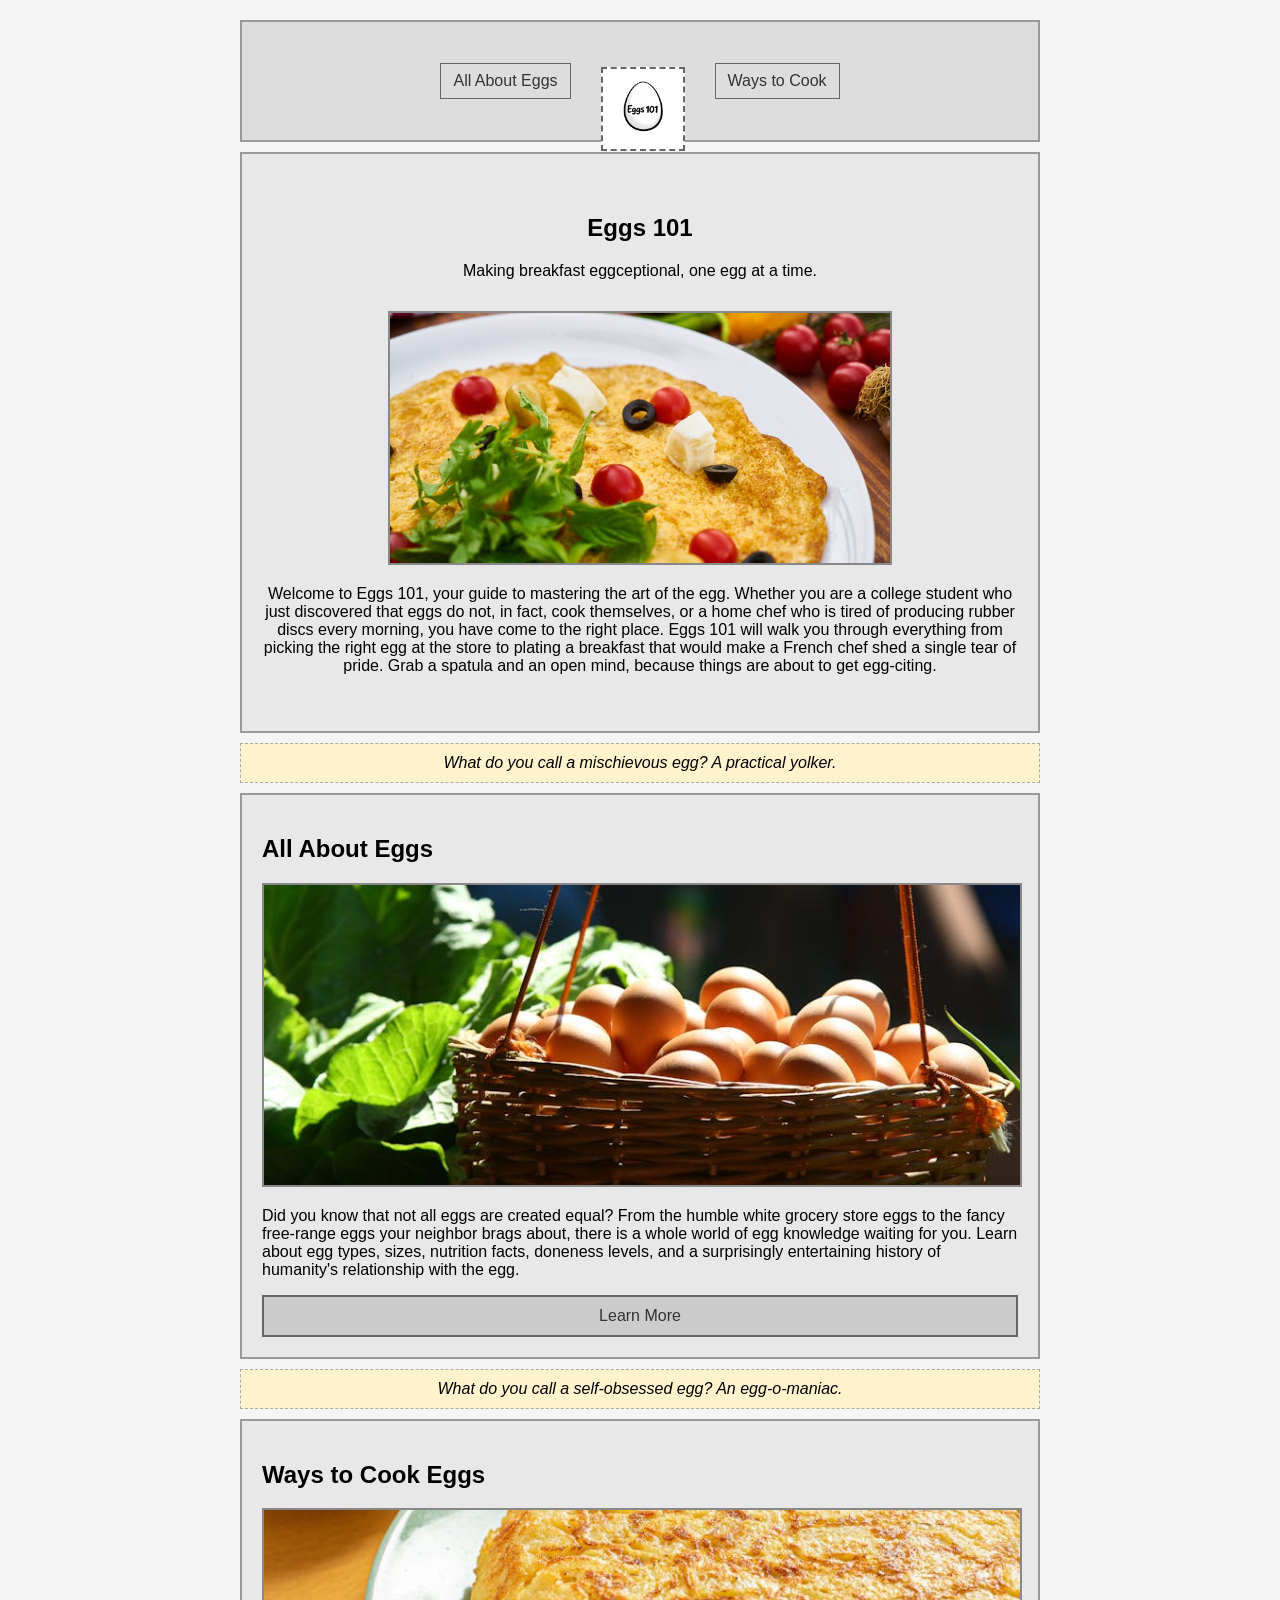
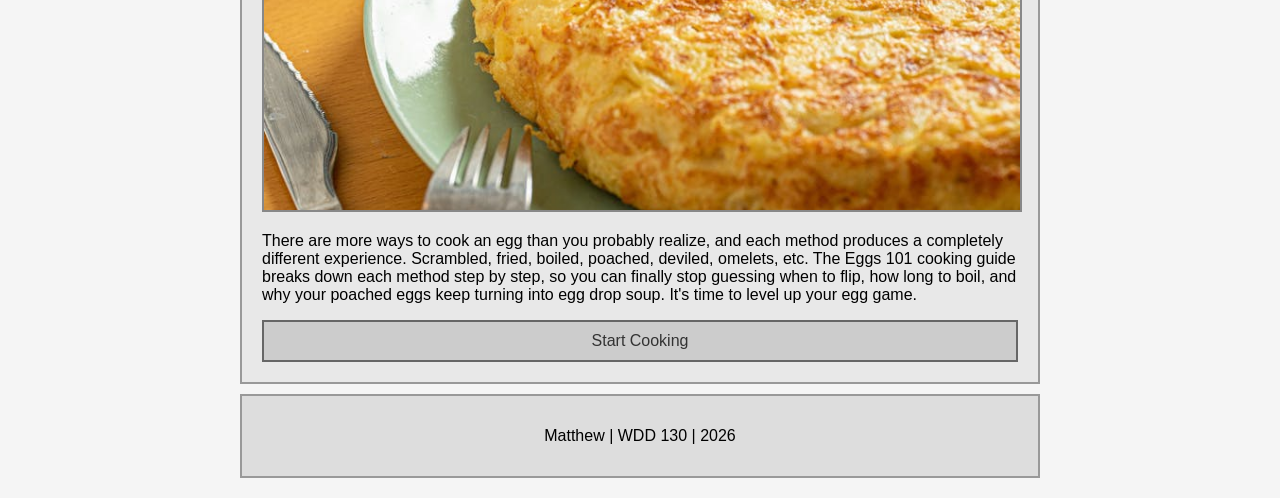
<file: client-site/wireframe-home.html>
<!DOCTYPE html>
<html lang="en">
<head>
    <meta charset="UTF-8">
    <meta name="viewport" content="width=device-width, initial-scale=1.0">
    <title>Wireframe - Homepage</title>
</head>
<body style="font-family: Arial, sans-serif; max-width: 800px; margin: 0 auto; padding: 20px; background-color: #f5f5f5;">

    <header style="display: flex; justify-content: center; align-items: center; border: 2px solid #999; padding: 15px; background-color: #ddd; gap: 30px;">
        <a href="wireframe-about.html" style="border: 1px solid #666; padding: 8px 12px; text-decoration: none; color: #333;">All About Eggs</a>
        <a href="wireframe-home.html">
            <img src="images/logo.png" alt="" style="width: 80px; height: 80px; border: 2px dashed #666; position: relative; top: 30px; background-color: #fff;">
        </a>
        <a href="wireframe-types.html" style="border: 1px solid #666; padding: 8px 12px; text-decoration: none; color: #333;">Ways to Cook</a>
    </header>

    <section style="border: 2px solid #999; padding: 40px 20px; margin-top: 10px; text-align: center; background-color: #e8e8e8;">
        <h1>Eggs 101</h1>
        <p>Making breakfast eggceptional, one egg at a time.</p>
        <img src="images/egg-omelet.jpg" alt="" style="width: 100%; max-width: 500px; height: 250px; object-fit: cover; border: 2px solid #888; margin-top: 15px; background-color: #d0d0d0;">
        <p>Welcome to Eggs 101, your guide to mastering the art of the egg. Whether you are a college student who just discovered that eggs do not, in fact, cook themselves, or a home chef who is tired of producing rubber discs every morning, you have come to the right place. Eggs 101 will walk you through everything from picking the right egg at the store to plating a breakfast that would make a French chef shed a single tear of pride. Grab a spatula and an open mind, because things are about to get egg-citing.</p>
    </section>

    <div style="border: 1px dashed #aaa; padding: 10px; margin-top: 10px; text-align: center; font-style: italic; background-color: #fff3cd;">
        What do you call a mischievous egg? A practical yolker.
    </div>

    <section style="border: 2px solid #999; padding: 20px; margin-top: 10px; background-color: #e8e8e8;">
        <h2>All About Eggs</h2>
        <img src="images/egg-varieties.jpg" alt="" style="width: 100%; height: 300px; object-fit: cover; border: 2px solid #888; background-color: #d0d0d0;">
        <p>Did you know that not all eggs are created equal? From the humble white grocery store eggs to the fancy free-range eggs your neighbor brags about, there is a whole world of egg knowledge waiting for you. Learn about egg types, sizes, nutrition facts, doneness levels, and a surprisingly entertaining history of humanity's relationship with the egg.</p>
        <a href="wireframe-about.html" style="display: block; border: 2px solid #666; padding: 10px 20px; text-decoration: none; color: #333; background-color: #ccc; margin-top: 10px; text-align: center;">Learn More</a>
    </section>

    <div style="border: 1px dashed #aaa; padding: 10px; margin-top: 10px; text-align: center; font-style: italic; background-color: #fff3cd;">
        What do you call a self-obsessed egg? An egg-o-maniac.
    </div>

    <section style="border: 2px solid #999; padding: 20px; margin-top: 10px; background-color: #e8e8e8;">
        <h2>Ways to Cook Eggs</h2>
        <img src="images/egg-scrambled.jpg" alt="" style="width: 100%; height: 300px; object-fit: cover; border: 2px solid #888; background-color: #d0d0d0;">
        <p>There are more ways to cook an egg than you probably realize, and each method produces a completely different experience. Scrambled, fried, boiled, poached, deviled, omelets, etc. The Eggs 101 cooking guide breaks down each method step by step, so you can finally stop guessing when to flip, how long to boil, and why your poached eggs keep turning into egg drop soup. It's time to level up your egg game.</p>
        <a href="wireframe-types.html" style="display: block; border: 2px solid #666; padding: 10px 20px; text-decoration: none; color: #333; background-color: #ccc; margin-top: 10px; text-align: center;">Start Cooking</a>
    </section>

    <footer style="border: 2px solid #999; padding: 15px; margin-top: 10px; text-align: center; background-color: #ddd;">
        <p>Matthew | WDD 130 | 2026</p>
    </footer>

</body>
</html>
</file>
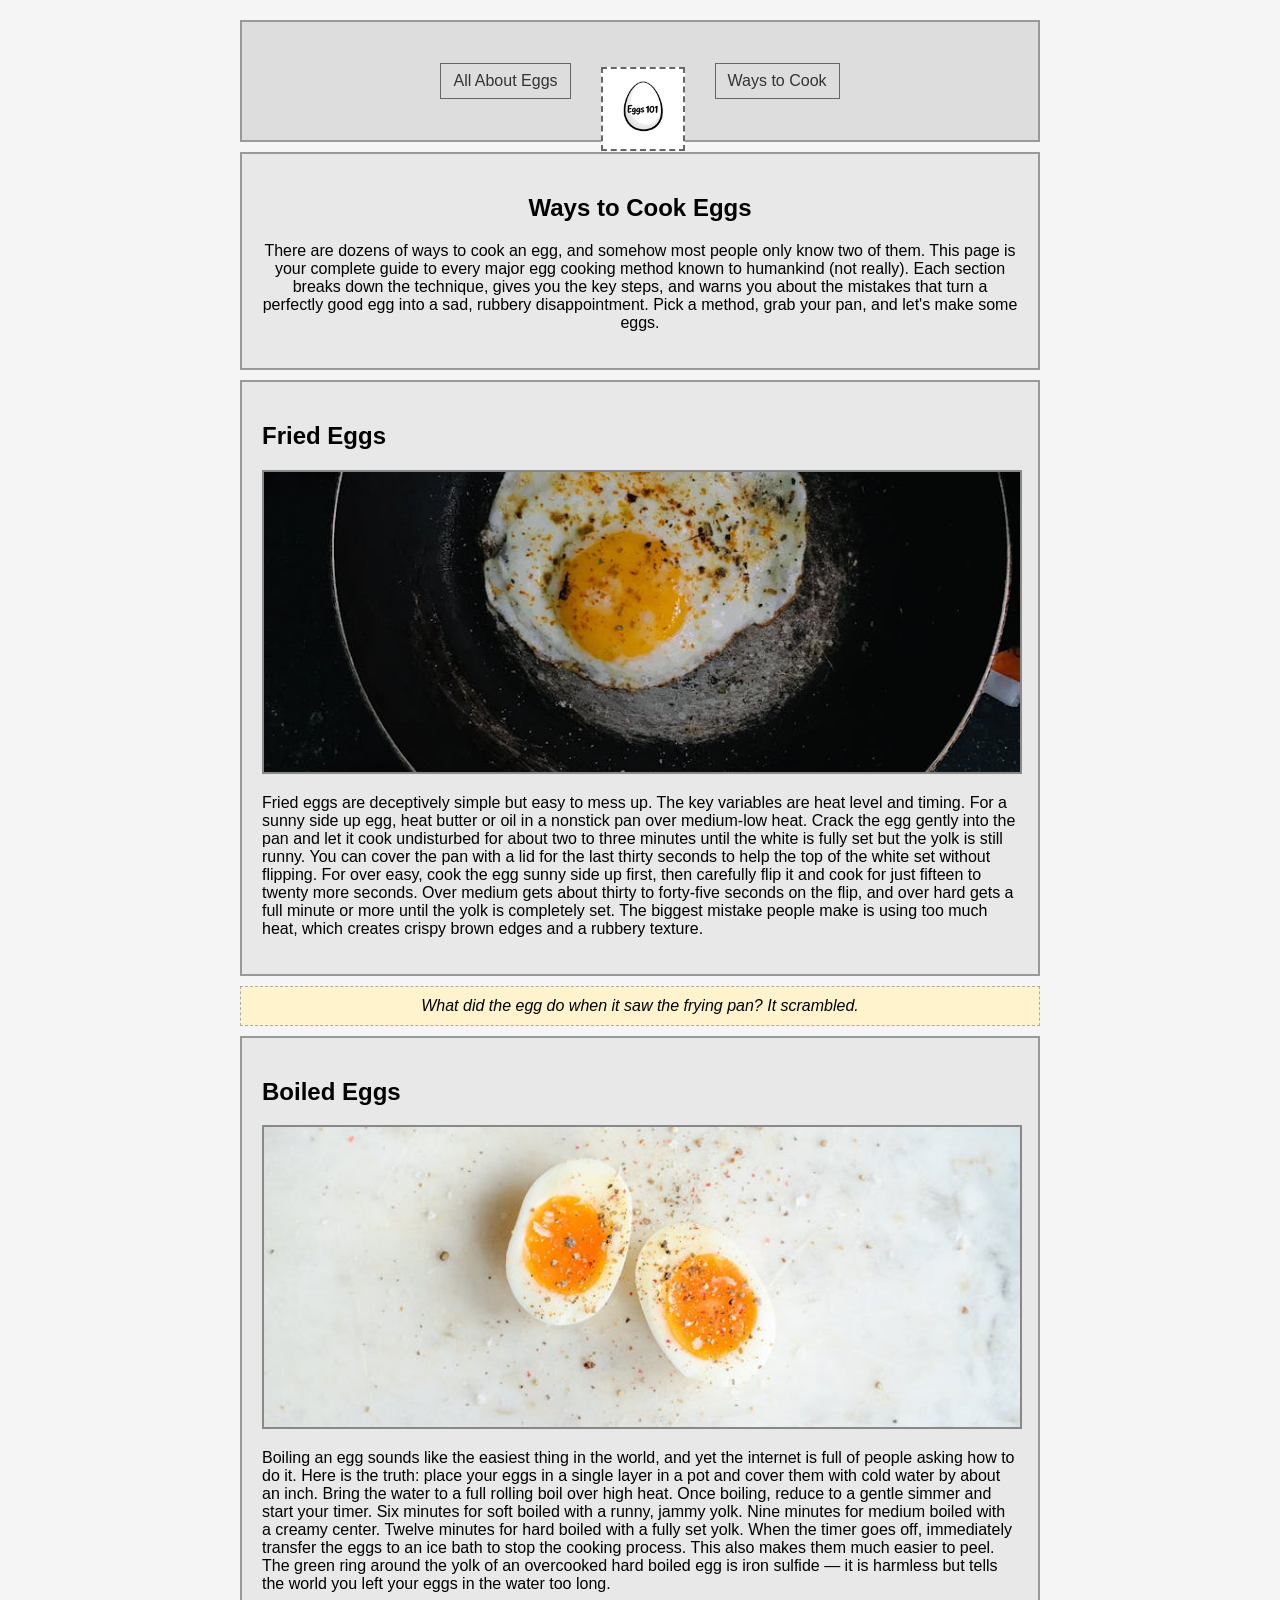
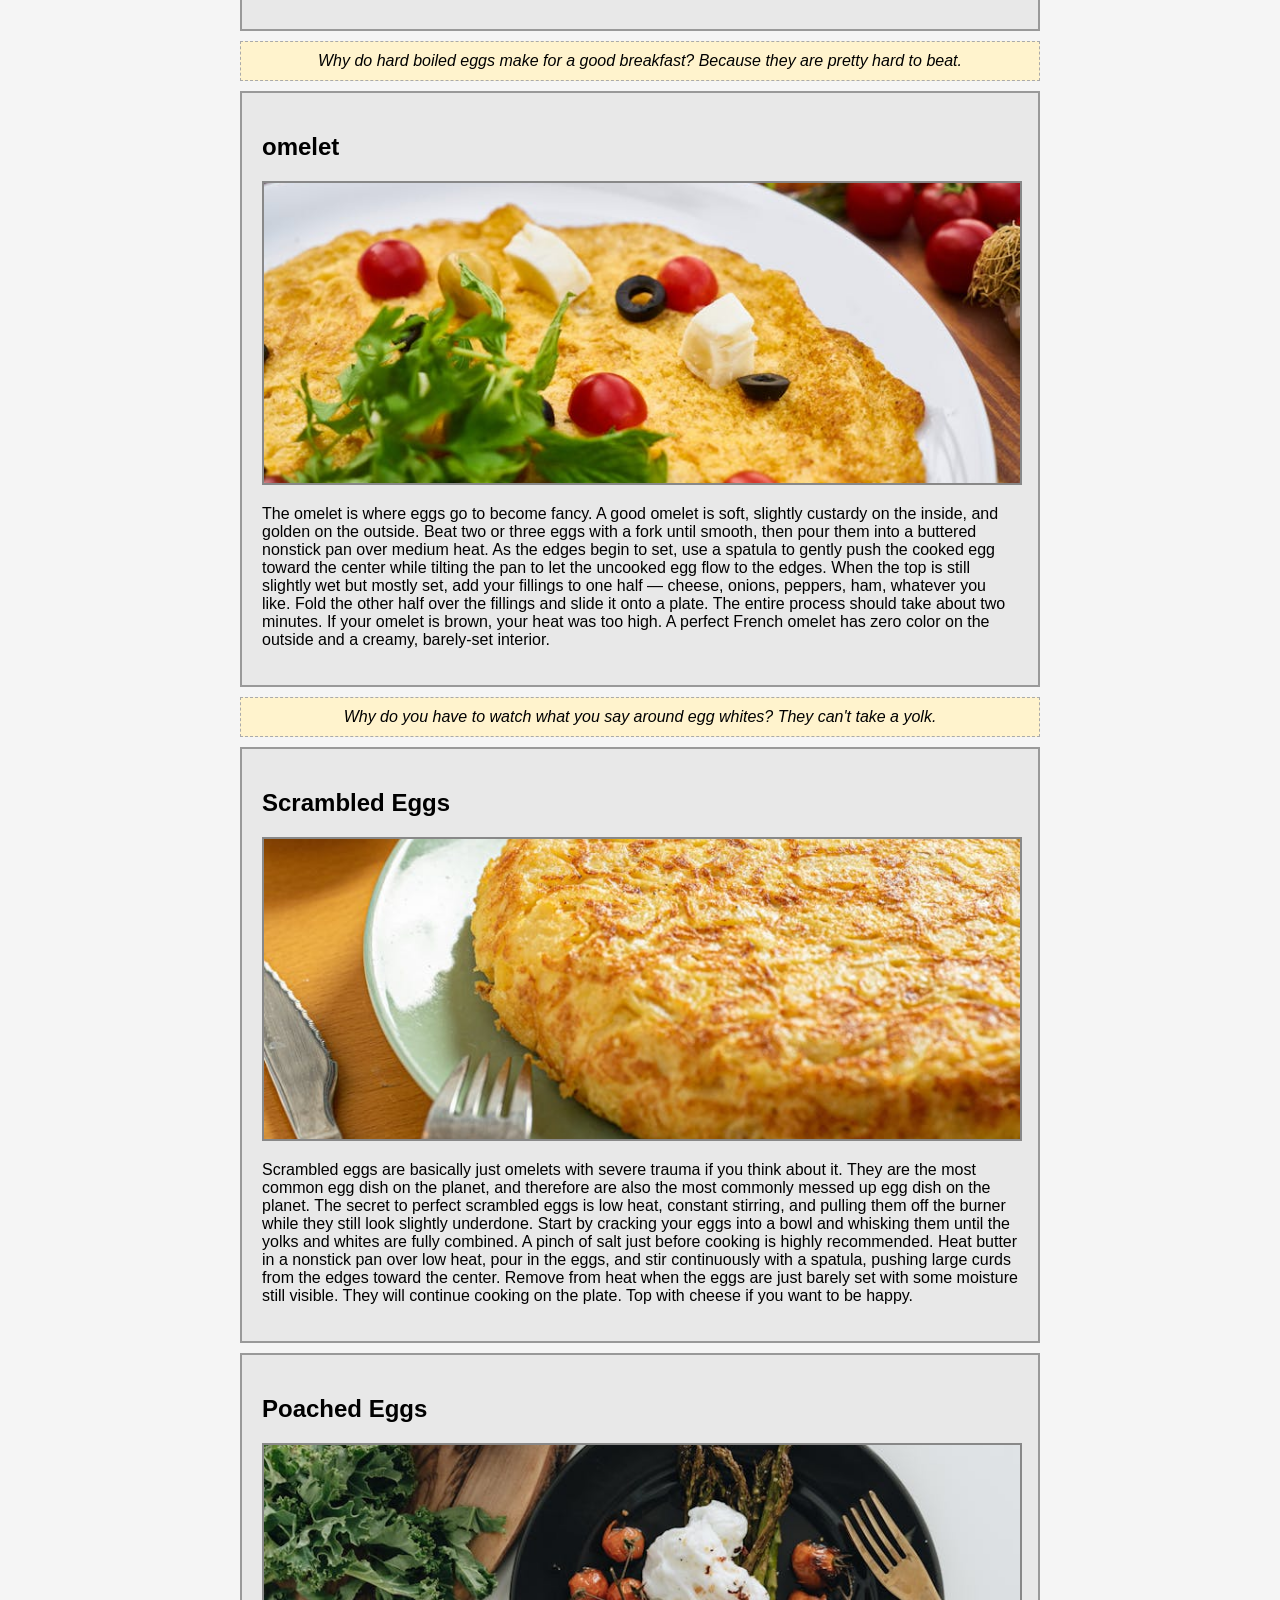
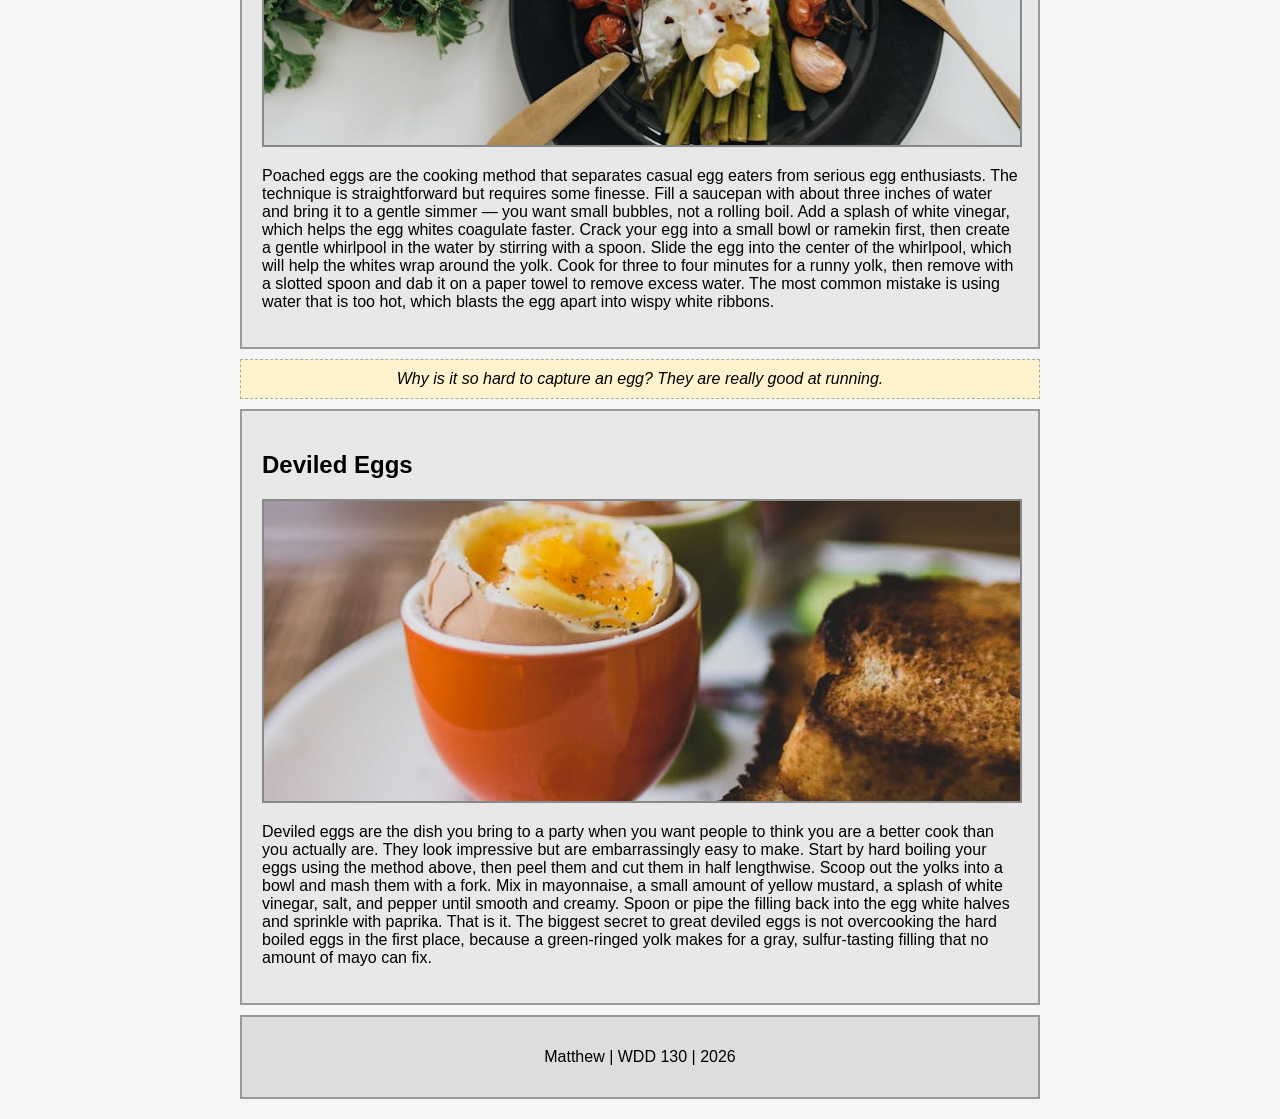
<file: client-site/wireframe-types.html>
<!DOCTYPE html>
<html lang="en">
<head>
    <meta charset="UTF-8">
    <meta name="viewport" content="width=device-width, initial-scale=1.0">
    <title>Wireframe - Ways to Cook Eggs</title>
</head>
<body style="font-family: Arial, sans-serif; max-width: 800px; margin: 0 auto; padding: 20px; background-color: #f5f5f5;">

    <header style="display: flex; justify-content: center; align-items: center; border: 2px solid #999; padding: 15px; background-color: #ddd; gap: 30px;">
        <a href="wireframe-about.html" style="border: 1px solid #666; padding: 8px 12px; text-decoration: none; color: #333;">All About Eggs</a>
        <a href="wireframe-home.html">
            <img src="images/logo.png" alt="" style="width: 80px; height: 80px; border: 2px dashed #666; position: relative; top: 30px; background-color: #fff;">
        </a>
        <a href="wireframe-types.html" style="border: 1px solid #666; padding: 8px 12px; text-decoration: none; color: #333;">Ways to Cook</a>
    </header>

    <section style="border: 2px solid #999; padding: 20px; margin-top: 10px; text-align: center; background-color: #e8e8e8;">
        <h1>Ways to Cook Eggs</h1>
        <p>There are dozens of ways to cook an egg, and somehow most people only know two of them. This page is your complete guide to every major egg cooking method known to humankind (not really). Each section breaks down the technique, gives you the key steps, and warns you about the mistakes that turn a perfectly good egg into a sad, rubbery disappointment. Pick a method, grab your pan, and let's make some eggs.</p>
    </section>

    <section style="border: 2px solid #999; padding: 20px; margin-top: 10px; background-color: #e8e8e8;">
        <h2>Fried Eggs</h2>
        <img src="images/egg-fried.jpg" alt="" style="width: 100%; height: 300px; object-fit: cover; border: 2px solid #888; background-color: #d0d0d0;">
        <p>Fried eggs are deceptively simple but easy to mess up. The key variables are heat level and timing. For a sunny side up egg, heat butter or oil in a nonstick pan over medium-low heat. Crack the egg gently into the pan and let it cook undisturbed for about two to three minutes until the white is fully set but the yolk is still runny. You can cover the pan with a lid for the last thirty seconds to help the top of the white set without flipping. For over easy, cook the egg sunny side up first, then carefully flip it and cook for just fifteen to twenty more seconds. Over medium gets about thirty to forty-five seconds on the flip, and over hard gets a full minute or more until the yolk is completely set. The biggest mistake people make is using too much heat, which creates crispy brown edges and a rubbery texture.</p>
    </section>

    <div style="border: 1px dashed #aaa; padding: 10px; margin-top: 10px; text-align: center; font-style: italic; background-color: #fff3cd;">
        What did the egg do when it saw the frying pan? It scrambled.
    </div>

    <section style="border: 2px solid #999; padding: 20px; margin-top: 10px; background-color: #e8e8e8;">
        <h2>Boiled Eggs</h2>
        <img src="images/egg-boiled.jpg" alt="" style="width: 100%; height: 300px; object-fit: cover; border: 2px solid #888; background-color: #d0d0d0;">
        <p>Boiling an egg sounds like the easiest thing in the world, and yet the internet is full of people asking how to do it. Here is the truth: place your eggs in a single layer in a pot and cover them with cold water by about an inch. Bring the water to a full rolling boil over high heat. Once boiling, reduce to a gentle simmer and start your timer. Six minutes for soft boiled with a runny, jammy yolk. Nine minutes for medium boiled with a creamy center. Twelve minutes for hard boiled with a fully set yolk. When the timer goes off, immediately transfer the eggs to an ice bath to stop the cooking process. This also makes them much easier to peel. The green ring around the yolk of an overcooked hard boiled egg is iron sulfide — it is harmless but tells the world you left your eggs in the water too long.</p>
    </section>

    <div style="border: 1px dashed #aaa; padding: 10px; margin-top: 10px; text-align: center; font-style: italic; background-color: #fff3cd;">
        Why do hard boiled eggs make for a good breakfast? Because they are pretty hard to beat.
    </div>

    <section style="border: 2px solid #999; padding: 20px; margin-top: 10px; background-color: #e8e8e8;">
        <h2>omelet</h2>
        <img src="images/egg-omelet.jpg" alt="" style="width: 100%; height: 300px; object-fit: cover; border: 2px solid #888; background-color: #d0d0d0;">
        <p>The omelet is where eggs go to become fancy. A good omelet is soft, slightly custardy on the inside, and golden on the outside. Beat two or three eggs with a fork until smooth, then pour them into a buttered nonstick pan over medium heat. As the edges begin to set, use a spatula to gently push the cooked egg toward the center while tilting the pan to let the uncooked egg flow to the edges. When the top is still slightly wet but mostly set, add your fillings to one half — cheese, onions, peppers, ham, whatever you like. Fold the other half over the fillings and slide it onto a plate. The entire process should take about two minutes. If your omelet is brown, your heat was too high. A perfect French omelet has zero color on the outside and a creamy, barely-set interior.</p>
    </section>

    <div style="border: 1px dashed #aaa; padding: 10px; margin-top: 10px; text-align: center; font-style: italic; background-color: #fff3cd;">
        Why do you have to watch what you say around egg whites? They can't take a yolk.
    </div>

    <section style="border: 2px solid #999; padding: 20px; margin-top: 10px; background-color: #e8e8e8;">
        <h2>Scrambled Eggs</h2>
        <img src="images/egg-scrambled.jpg" alt="" style="width: 100%; height: 300px; object-fit: cover; border: 2px solid #888; background-color: #d0d0d0;">
        <p>Scrambled eggs are basically just omelets with severe trauma if you think about it. They are the most common egg dish on the planet, and therefore are also the most commonly messed up egg dish on the planet. The secret to perfect scrambled eggs is low heat, constant stirring, and pulling them off the burner while they still look slightly underdone. Start by cracking your eggs into a bowl and whisking them until the yolks and whites are fully combined. A pinch of salt just before cooking is highly recommended. Heat butter in a nonstick pan over low heat, pour in the eggs, and stir continuously with a spatula, pushing large curds from the edges toward the center. Remove from heat when the eggs are just barely set with some moisture still visible. They will continue cooking on the plate. Top with cheese if you want to be happy.</p>
    </section>

    <section style="border: 2px solid #999; padding: 20px; margin-top: 10px; background-color: #e8e8e8;">
        <h2>Poached Eggs</h2>
        <img src="images/egg-poached.jpg" alt="" style="width: 100%; height: 300px; object-fit: cover; border: 2px solid #888; background-color: #d0d0d0;">
        <p>Poached eggs are the cooking method that separates casual egg eaters from serious egg enthusiasts. The technique is straightforward but requires some finesse. Fill a saucepan with about three inches of water and bring it to a gentle simmer — you want small bubbles, not a rolling boil. Add a splash of white vinegar, which helps the egg whites coagulate faster. Crack your egg into a small bowl or ramekin first, then create a gentle whirlpool in the water by stirring with a spoon. Slide the egg into the center of the whirlpool, which will help the whites wrap around the yolk. Cook for three to four minutes for a runny yolk, then remove with a slotted spoon and dab it on a paper towel to remove excess water. The most common mistake is using water that is too hot, which blasts the egg apart into wispy white ribbons.</p>
    </section>

    <div style="border: 1px dashed #aaa; padding: 10px; margin-top: 10px; text-align: center; font-style: italic; background-color: #fff3cd;">
        Why is it so hard to capture an egg? They are really good at running.
    </div>

    <section style="border: 2px solid #999; padding: 20px; margin-top: 10px; background-color: #e8e8e8;">
        <h2>Deviled Eggs</h2>
        <img src="images/egg-deviled.jpg" alt="" style="width: 100%; height: 300px; object-fit: cover; border: 2px solid #888; background-color: #d0d0d0;">
        <p>Deviled eggs are the dish you bring to a party when you want people to think you are a better cook than you actually are. They look impressive but are embarrassingly easy to make. Start by hard boiling your eggs using the method above, then peel them and cut them in half lengthwise. Scoop out the yolks into a bowl and mash them with a fork. Mix in mayonnaise, a small amount of yellow mustard, a splash of white vinegar, salt, and pepper until smooth and creamy. Spoon or pipe the filling back into the egg white halves and sprinkle with paprika. That is it. The biggest secret to great deviled eggs is not overcooking the hard boiled eggs in the first place, because a green-ringed yolk makes for a gray, sulfur-tasting filling that no amount of mayo can fix.</p>
    </section>

    <footer style="border: 2px solid #999; padding: 15px; margin-top: 10px; text-align: center; background-color: #ddd;">
        <p>Matthew | WDD 130 | 2026</p>
    </footer>

</body>
</html>
</file>
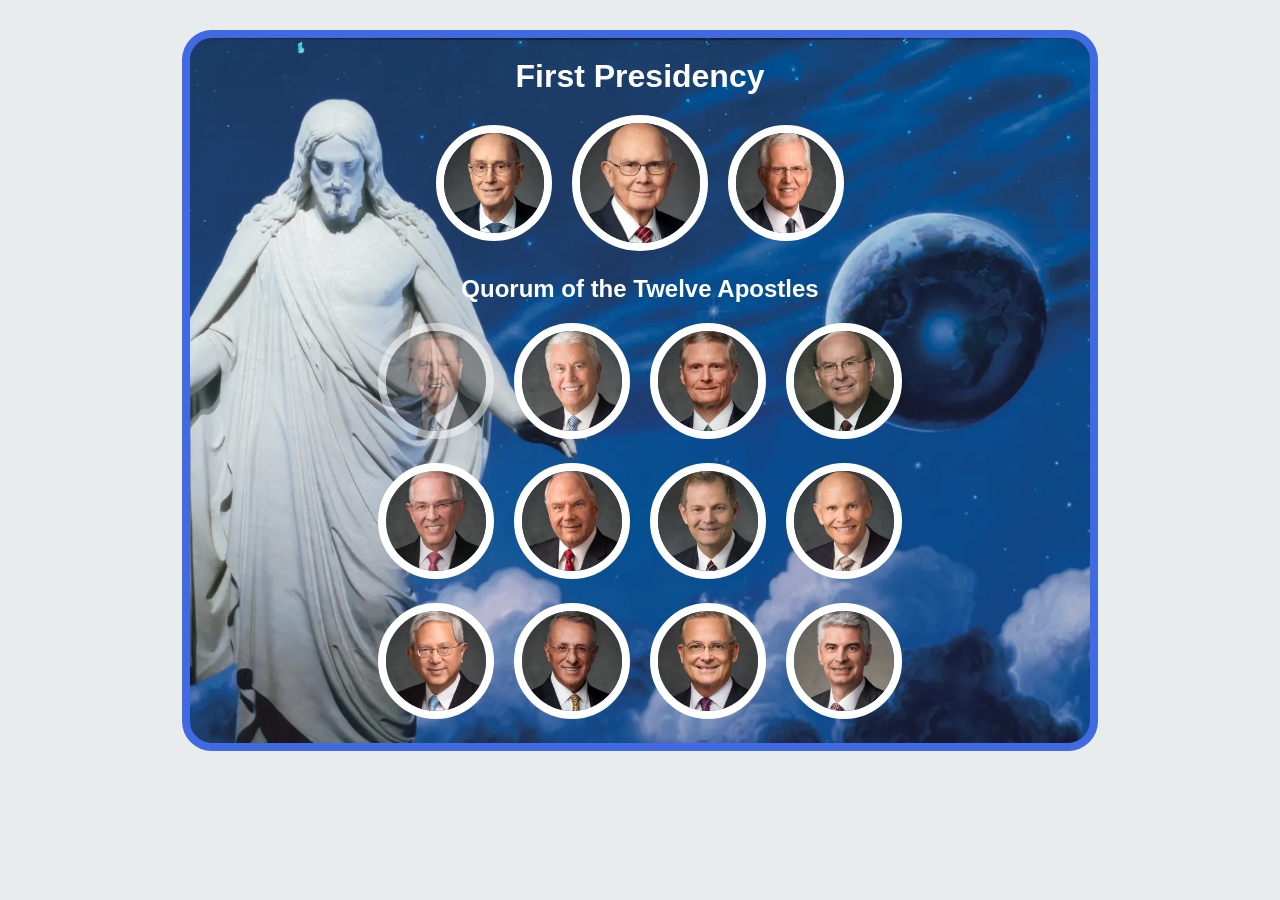
<file: ice/apostle_spotlight/apostles.html>
<!DOCTYPE html>
<html lang="en">
<head>
    <meta charset="UTF-8">
    <meta name="viewport" content="width=device-width, initial-scale=1.0">
    <title>Apostles Spotlights</title>
    <style>
        body {
            font-family: Arial;
            background-color: #E8ECED;
            display: flex;
            justify-content: center;
            margin: 0;
            padding: 30px;
            text-align: center;
        }

        .card {
            background-image: url('images/christus.webp');
            background-size: cover;
            background-position: center;
            border-radius: 30px;
            width: 900px;
            color: white;
            border: royalblue solid 8px;
        }

        img {
            width: 100px;
            height: 100px;
            border-radius: 50%;
            object-fit: cover;
            border: white solid 8px;
            transition: transform 0.3s ease, border 0.3s ease, border-radius 0.3s ease;
        }

        img:hover {
            transform: scale(1.2);
            border: royalblue solid 8px;
            border-radius: 25%;
            transition: transform 0.3s ease, border 0.3s ease, border-radius 0.3s ease;
        }

        img:active {
            transform: scale(1.2) rotate(-15deg);
            transition: transform 0.3s ease, border 0.3s ease, border-radius 0.3s ease;
        }

        .presidency-members {
            display: flex;
            flex-wrap: wrap;
            justify-content: center;
            align-items: center;
            gap: 20px;
            padding: 20px;
            max-width: 600px;
            margin: 0 auto;
        }

        .apostle-grid {
            display: flex;
            flex-wrap: wrap;
            justify-content: center;
            gap: 20px;
            padding: 20px;
            max-width: 600px;
            margin: 0 auto;
        }

        h1, h2 {
            margin: 0px;
        }

        h1 {
            padding-top: 20px;
        }

        #prophet img {
            width: 120px;
            height: 120px;
        }

        #holland img {
            opacity: 50%;
        }

    </style>
</head>
<body>
    <div class="card">
        <h1>First Presidency</h1>
        <div class="first-presidency">
            <div class="christus"></div>
            <div class="presidency-members">
                <div class="apostle">
                    <img src="images/eyring.webp" alt="Henry B. Eyring">
                </div>
                <div class="apostle" id="prophet">
                    <img src="images/oaks.webp" alt="Dallin H. Oaks">
                </div>
                <div class="apostle">
                    <img src="images/christofferson.webp" alt="D. Todd Christofferson">
                </div>
            </div>
        </div>

        <h2>Quorum of the Twelve Apostles</h2>
        <div class="apostle-grid">
            <div class="apostle" id="holland">
                <img src="images/holland.webp" alt="Jeffrey R. Holland">
            </div>
            <div class="apostle">
                <img src="images/uchtdorf.webp" alt="Dieter F. Uchtdorf">
            </div>
            <div class="apostle">
                <img src="images/bednar.webp" alt="David A. Bednar">
            </div>
            <div class="apostle">
                <img src="images/cook.webp" alt="Quentin L. Cook">
            </div>
            <div class="apostle">
                <img src="images/anderson.webp" alt="Neil L. Andersen">
            </div>
            <div class="apostle">
                <img src="images/rasband.webp" alt="Ronald A. Rasband">
            </div>
            <div class="apostle">
                <img src="images/stevenson.webp" alt="Gary E. Stevenson">
            </div>
            <div class="apostle">
                <img src="images/renlund.webp" alt="Dale G. Renlund">
            </div>
            <div class="apostle">
                <img src="images/gong.webp" alt="Gerrit W. Gong">
            </div>
            <div class="apostle">
                <img src="images/soares.webp" alt="Ulisses Soares">
            </div>
            <div class="apostle">
                <img src="images/kearon.webp" alt="Patrick Kearon">
            </div>
            <div class="apostle">
                <img src="images/causse.webp" alt="Gérald Caussé">
            </div>
        </div>
    </div>
</body>
</html>
</file>
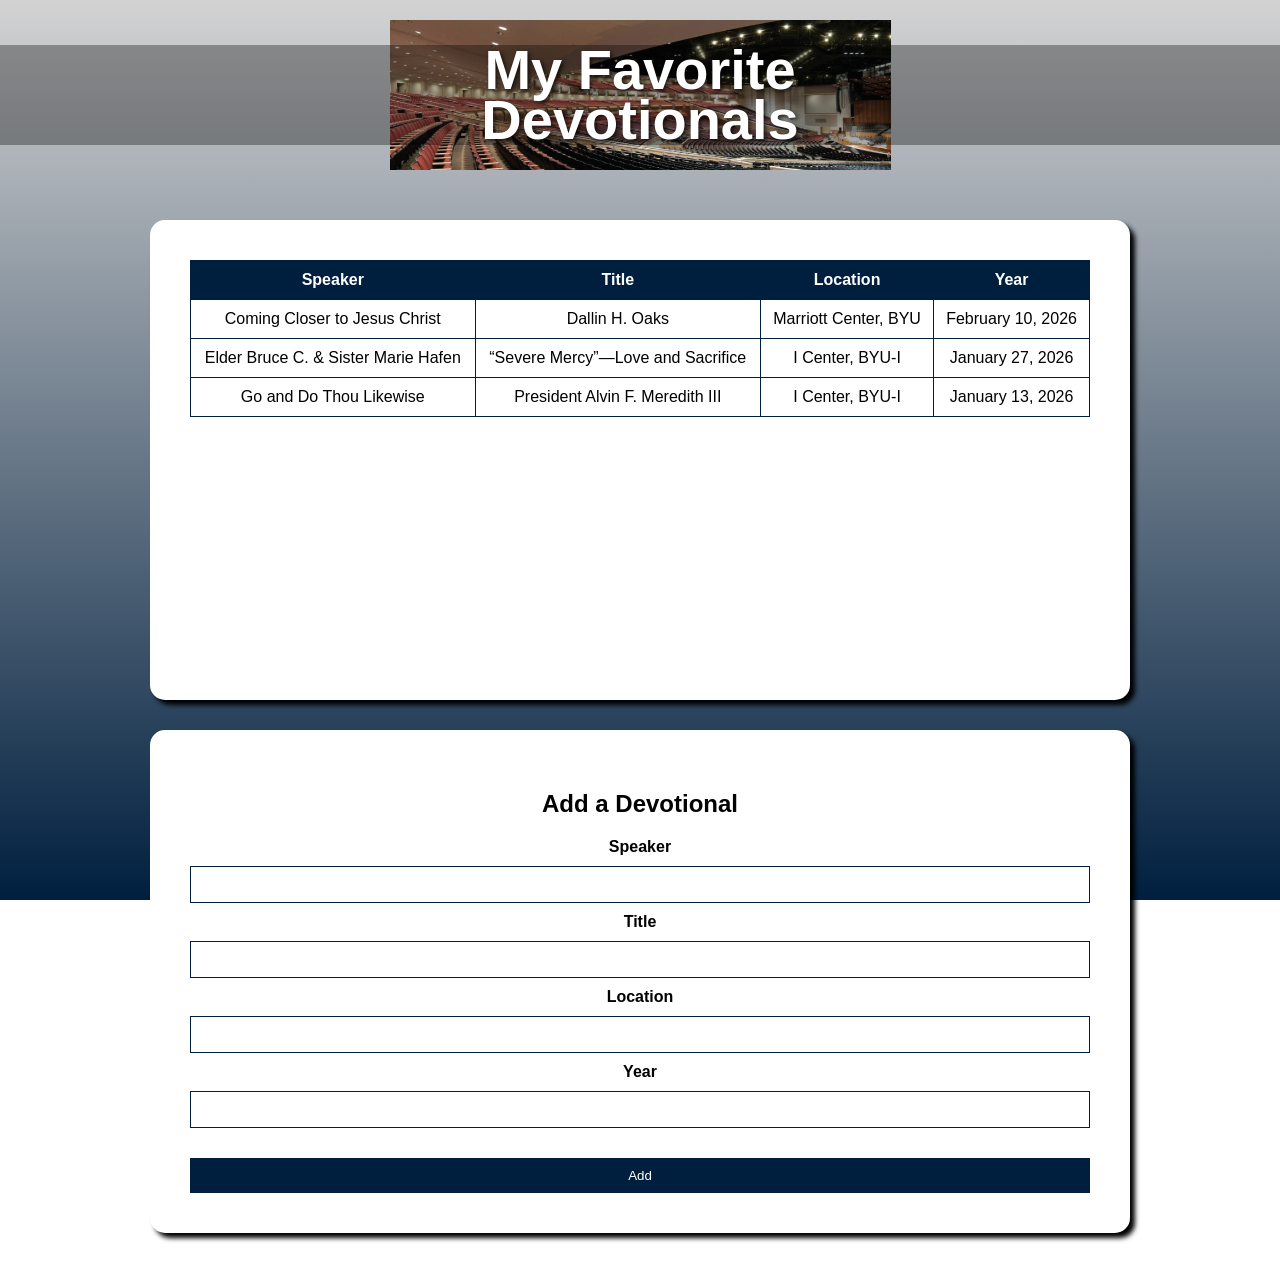
<file: ice/favorite_devo/favdevo.html>
<!DOCTYPE html>
<html lang="en">
<head>
  <meta charset="UTF-8" />
  <meta name="viewport" content="width=device-width, initial-scale=1.0"/>
  <title>My Favorite Devotionals</title>
  <link rel="stylesheet" href="styles/styles.css" />
</head>
<body>
  <div class="container">
    <header class="header">
      <div class="header-image">
        <h1>My Favorite<br>Devotionals</h1>
      </div>
    </header>
    <main>
      <div class="content-box">
        <table>
          <tr>
            <th>Speaker</th>
            <th>Title</th>
            <th>Location</th>
            <th>Year</th>
          </tr>
          <tr>
            <td>Coming Closer to Jesus Christ</td>
            <td>Dallin H. Oaks</td>
            <td>Marriott Center, BYU</td>
            <td>February 10, 2026</td>
          </tr>
          <tr>
            <td>Elder Bruce C. & Sister Marie Hafen</td>
            <td>“Severe Mercy”—Love and Sacrifice</td>
            <td>I Center, BYU-I</td>
            <td>January 27, 2026</td>
          </tr>
          <tr>
            <td>Go and Do Thou Likewise</td>
            <td>President Alvin F. Meredith III</td>
            <td>I Center, BYU-I</td>
            <td>January 13, 2026</td>
          </tr>
        </table>
      </div>
      <div class="content-box">
        <h2>Add a Devotional</h2>
        <form>
          <label>Speaker</label>
          <input type="text" name="speaker">
          <label>Title</label>
          <input type="text" name="title">
          <label>Location</label>
          <input type="text" name="location">
          <label>Year</label>
          <input type="text" name="year">
          <button type="submit">Add</button>
        </form>
      </div>
    </main>
  </div>
  <script>
    document.querySelector('form').addEventListener('submit', function(e) {
      e.preventDefault();
      const row = document.createElement('tr');
      ['speaker', 'title', 'location', 'year'].forEach(name => {
        const td = document.createElement('td');
        td.textContent = this[name].value;
        row.appendChild(td);
      });
      document.querySelector('table').appendChild(row);
      this.reset();
    });
  </script>
</body>
</html>
</file>
<file: styles/style.css>
/* Import fonts */
@import url('https://fonts.googleapis.com/css2?family=Audiowide&family=Quantico:ital,wght@0,400;0,700;1,400;1,700&display=swap');


/* Base styles */
body {
    margin: 0;
    padding: 10px;
    background: linear-gradient(180deg, #30123a 0%, #0b0710 50%, black 100%);
    color: white;
    font-family: quantico;
}


/* Header and Navbar */

header {
    display: flex;
    align-items: center;
    background-color: black;
    color: white;
    border-radius: 999px;
    border-style: solid;
    border-width: 2px;
    border-color: #CE4FED;
}

header h1 {
    font-family: audiowide;
    font-size: 1.5em;
    letter-spacing: 1px;
}

header img {
    width: 50px;
    height: 50px;
    padding: 10px;
    margin-left: 10px;
    margin-right: 10px;
}

nav {
    display: flex;
    gap: 20px;
    margin: 5px 15px 5px auto;
    padding: 10px 20px;
    background-image: linear-gradient(90deg, #733ABF, #CE4FED);
    border-radius: 999px;
    align-items: center;
}

nav a {
    font-family: quantico;
    text-decoration: none;
    color: white;
    padding: 0 5px;
}

nav a:hover {
    color: black;
    font-weight: bold;
    transition: color 0.3s ease, font-weight 0.3s ease;
}

/* Hero */
section {
    text-align: center;
    padding: 60px 80px;
}

section h2 {
    font-family: audiowide;
    font-size: 2.5em;
    letter-spacing: 4px;
}

section p {
    max-width: 600px;
    margin: 60px auto 0px auto;
    font-size: 1em;
}


/* Sections (details elements) */
details {
    text-align: center; 
    border-style: solid;
    border-radius: 25px;
    border-color: #CE4FED;
    margin: 60px 15%;
}

details summary {
    width: 200px;
    height: 45px;
    margin: 0 auto;
    display: flex;
    align-items: center;
    justify-content: center;
    border-radius: 999px;
    font-family: audiowide;
    font-size: 1.5em;
    letter-spacing: 2px;
    background-image: linear-gradient(90deg, #733ABF, #CE4FED);
    list-style: none;
    cursor: pointer;
    box-shadow: 0 0 0 2px #CE4FED;
}

details[open] summary {
    width: 100%;
}

/* Footer */
footer {
    text-align: center;
    background-color: black;
    color: lightgray;
    border-radius: 999px;
    border-style: solid;
    border-width: 2px;
    border-color: #CE4FED;
    margin: 150px 10px 5px 10px;
}

footer p {
    margin: 10px;
}

/* WWR */

details[open].dwwr {
    columns: 2;
    column-gap: 0px;
    padding-bottom: 20px;
}

.dwwr summary, .dwwr h3 {
    column-span: all;
}

.dwwr h3 {
    font-family: audiowide;
    color: #CE4FED;
    font-size: 1.5em;
    margin: 30px;
}

.dwwr img {
    width: calc(100% - 60px);
    border-radius: 10px;
    margin: 10px 30px;
}

.dwwr p {
    max-width: calc(100% - 40px);
    text-align: left;
    margin: 10px 30px;
}

/* ICE */

.dice h4 {
    font-family: audiowide;
    color: #CE4FED;
    font-size: 1.5em;
}

.dice img {
    width: 80%;
    border-radius: 20px;
    border: #CE4FED solid 2px;
    margin: 20px 0px;
}

.dice p {
    width: 80%;
    margin: 0 auto;
}

.dice table {
    width: 80%;
    margin: 40px auto;
    border-collapse: collapse;
}

.dice th {
    background-image: linear-gradient(90deg, #733ABF, #CE4FED);
    padding: 10px;
    font-family: audiowide;
}

.dice td {
    padding: 10px 20px;
    border-bottom: 1px solid #733ABF;
}

/* About Me */

.daboutme h5 {
    font-family: audiowide;
    color: #CE4FED;
    font-size: 1.5em;
}

.daboutme p {
    width: 80%;
    margin: 40px auto;
}

.daboutme ul {
    width: 80%;
    list-style: none;
    padding: 0;
    display: flex;
    flex-wrap: wrap;
    justify-content: center;
    gap: 10px;
    margin: 30px auto;
}

.daboutme li {
    background-image: linear-gradient(90deg, #733ABF, #CE4FED);
    padding: 10px 20px;
    border-radius: 999px;
}

/* Form */

.dform h6 {
    font-family: audiowide;
    color: #CE4FED;
    font-size: 1.5em;
}

.dform form {
    width: 80%;
    max-width: 400px;
    margin: 0px auto 50px auto;
    text-align: left;
}

.dform label {
    display: block;
    color: #CE4FED;
    margin: 30px 0 5px 0;
}

.dform input, .dform textarea {
    width: 100%;
    padding: 10px;
    border: 1px solid #733ABF;
    border-radius: 10px;
    background-color: rgba(255, 255, 255, 0.05);
    color: white;
    font-family: quantico;
    box-sizing: border-box;
}

.dform button {
    margin-top: 30px;
    padding: 10px 30px;
    border: none;
    border-radius: 999px;
    background-image: linear-gradient(90deg, #733ABF, #CE4FED);
    color: white;
    font-family: audiowide;
    cursor: pointer;
}


/* ICE Page Styling */

.card {
    display: flex;
    gap: 10px;
    min-height: 250px;
    margin: 50px 15%;
    padding: 15px;
    border: 2px solid #CE4FED;
    border-radius: 25px;
}

.card.reverse {
    flex-direction: row-reverse;
}

.card img {
    max-height: 250px;
    max-width: calc(100% - 260px);
    border-radius: 15px;
}

.card div {
    flex: 1;
    min-width: 250px;
    display: flex;
    flex-direction: column;
    align-items: center;
    justify-content: center;
}

.card h3 {
    font-family: audiowide;
    color: #CE4FED;
    font-size: 1.5em;
}

.card p {
    margin: 10px 0px;
    text-align: center;
}

.card a {
    margin: 20px;
    padding: 10px 20px;
    background-image: linear-gradient(90deg, #733ABF, #CE4FED);
    border-radius: 999px;
    color: white;
    text-decoration: none;
    font-family: audiowide;
}


/* Final Report */

.dclient h3, .dlead h3, .djunior h3, .dreflection h3 {
    font-family: audiowide;
    color: #CE4FED;
    font-size: 1.2em;
    padding: 0 30px;
}

.dclient p, .dlead p, .djunior p, .dreflection p {
    padding: 0 30px;
    text-align: left;
}

.report-link {
    display: inline-block;
    margin: 20px 10px 30px 30px;
    padding: 10px 20px;
    background-image: linear-gradient(90deg, #733ABF, #CE4FED);
    border-radius: 999px;
    color: white;
    text-decoration: none;
    font-family: audiowide;
}
</file>
<file: wwr/styles/style.css>
@import url('https://fonts.googleapis.com/css2?family=Lobster&family=Open+Sans:wght@400;600;700&display=swap');

:root {
  /* Color and font variables */
  --primary-color: #e7ecefff;
  --secondary-color: #274c77ff;
  --accent1-color: #6096baff;
  --accent2-color: #a3cef1ff;

  --heading-font: "Lobster", cursive;
  --paragraph-font: "Open Sans", sans-serif;
}

/* Main Layout Stuff */
body {
    background-color: var(--primary-color);
    font-family: var(--paragraph-font);
    font-size: 22px;
    margin: 0;
    padding: 0;
}

#content {
    max-width: 1600px;
    margin: 0 auto;
}

#background {
    height: 725px;
    background-color: var(--primary-color);
}

/* Header & Nav */
header {
    background-color: var(--secondary-color);
    display: grid;
    grid-template-columns: 150px auto;
}

#logo_link {
    padding-top: 5px;
    justify-self: center;
    align-self: center;
}

.logo, .icon {
    width: 80px;
}

.icon {
    padding-top: 10px;
}

nav {
    display: flex;
    justify-content: space-around;
}

nav a {
    text-align: center;
    color: var(--accent2-color);
    text-decoration: none;
    padding: 35px;
}

nav a:hover {
    background-color: var(--accent1-color);
    color: white;
}

/* Main content */
main section {
    text-align: center;
}

main section img {
    box-sizing: border-box;
}

.home-title {
    color: var(--accent2-color);
    font-family: var(--heading-font);
    font-size: 2em;
    margin-top: 10px;
}

h2 {
    margin: 0;
}

h4 {
    color: var(--secondary-color);
}

#hero {
    display: grid;
    grid-template-columns: 1fr 3fr 1fr;
    margin-top: -100px; 
}

#hero-box{
    grid-column: 1/4;
    grid-row: 1/3;
    z-index: -1;
}

#hero-img {
    width: 100%;
}

#hero-msg {
    grid-column: 2/3;
    grid-row: 1/2;
    margin-top: 100px;
}

#hero-msg h4 {
    color: var(--accent1-color);
}

#hero-msg h1, #hero-msg h4 {
    text-align: center;
}

.button-box {
    text-align: center;
}

.msg {
    background-color: var(--accent2-color);
    line-height: 1.5em;
    padding: 35px;
    grid-column: 6 / 10;
    grid-row: 6 / 7;
    box-shadow: 5px 5px 10px #6f7364;
}

.msg h2 {
    color: var(--secondary-color);
    font-family: var(--heading-font);
}

.msg p {
    color: white;
    font-size: 0.8em;
    padding-bottom: 15px;
}

.book, .join {
    background-color: var(--accent1-color);
    color: white;
    text-decoration: none;
    font-family: var(--heading-font);
    font-size: 18px;
    padding: 15px 30px;
    margin-top: 50px;
    border-radius: 5px;
}

.book:hover, .join:hover {
    background-color: var(--secondary-color);
    color: white;
}
.home-grid {
    display: grid;
    grid-template-columns: repeat(10, 1fr);
}

.home-grid section h2 {
    font-family: var(--heading-font);
}

.card-img {
    border: 10px solid var(--secondary-color);
    transition: transform .5s;
    box-shadow: 5px 5px 10px #6f7364;
    width: 100%;
}

.card-img:hover {
    opacity: .6;
    transform: scale(1.1);
}

.mountains {
    width: 100%;
    grid-column: 2 / 7;
    grid-row: 5 / 8;
    box-shadow: 5px 5px 10px #6f7364;
}

.rivers-card {
    grid-column: 2 / 4;
    grid-row: 2 / 3;
}

.camping-card {
    grid-column: 5 / 7;
    grid-row: 2 / 3;
}

.rapids-card {
    grid-column: 8 / 10;
    grid-row: 2 / 3;
}

#background {
    grid-column: 1 / 11;
    grid-row: 4 / 9;
}


/* Footer */
.rivers-card, .camping-card, .rapids-card {
    margin: 200px 0;
}

footer {
    background-color: var(--secondary-color);
    color: white;
    padding: 25px 50px;
    margin-top: 200px;
    display: flex;
    justify-content: space-around;
    align-items: center;
}

footer .social img {
    padding-top: 15px;
}

footer a {
    color: white;
    text-decoration: none;
}

footer a:hover {
    color: var(--accent2-color);
}

footer p {
    font-size: 1.2em;
}

footer p a:hover {
    text-decoration: underline;
}


/* Media */
@media screen and (max-width: 900px) {
    #hero, .home-grid {
        display: block;
        height: auto;
    }
    nav, footer {
        flex-direction: column;
    }
    nav a {
        display: block;
        padding: 15px;
    }
    #hero {
        margin-top: 0;
    }
    #hero-msg {
        margin-top: 0;
    }
    #hero-msg h4 {
        display: none;
    }
    #hero-msg h1 {
        color: #6f7364;
    }
    .home-title {
        font-size: 25px;
    }
    .rivers-card, .camping-card, .rapids-card { 
        margin: 50px auto;
        width: 60%;
    }
    #background {
        display: none;
    }
    .mountains, .msg {
        width: 80%;
        display: block;
        margin: 0 auto;
    }
    footer {
        margin-top: 25px;
    }
}
</file>
<file: ice/valentines/styles/styles.css>
/* Custom Font */
@font-face {
    font-family: 'Hellbone';
    src: url('Hellbone-Demo.otf') format('opentype');
    font-weight: normal;
    font-style: normal;
    font-display: swap;
}

/* Google Fonts */
@import url('https://fonts.googleapis.com/css2?family=Creepster&family=Poppins:wght@300;400;500&display=swap');

/* ===== Reset & Base ===== */
*, *::before, *::after {
    margin: 0;
    padding: 0;
    box-sizing: border-box;
}

body {
    font-family: 'Poppins', sans-serif;
    font-weight: 400;
    color: #c8b8b0;
    height: 100vh;
    overflow: hidden;
    background: #0a0000 url('../images/fire.gif') center / cover fixed no-repeat;
}

body::before {
    content: '';
    position: fixed;
    inset: 0;
    background: rgba(0, 0, 0, 0.4);
    z-index: 0;
    pointer-events: none;
}

#wrapper {
    position: relative;
    z-index: 1;
    height: 100vh;
    overflow-y: auto;
    scrollbar-width: none;
    display: flex;
    flex-direction: column;
    align-items: center;
    padding: 2rem 1.5rem 4rem;
}

#wrapper::-webkit-scrollbar {
    display: none;
}

/* ===== Dark Glass Card ===== */
nav,
main section,
footer {
    background: rgba(0, 0, 0, 0.35);
    backdrop-filter: blur(16px) saturate(1.8);
    -webkit-backdrop-filter: blur(16px) saturate(1.8);
    border: 1px solid rgba(255, 100, 0, 0.15);
    border-radius: 12px;
    box-shadow:
        0 10px 40px rgba(0, 0, 0, 0.5),
        0 2px 8px rgba(0, 0, 0, 0.3),
        inset 0 1px 0 rgba(255, 120, 0, 0.1),
        inset 0 0 30px rgba(255, 60, 0, 0.05);
    transition: transform 0.3s ease, box-shadow 0.3s ease;
}

/* ===== Header / Nav ===== */
header {
    margin-bottom: 2rem;
    width: 100%;
    max-width: 900px;
}

nav {
    padding: 1rem 2rem;
}

nav ul {
    list-style: none;
    display: flex;
    justify-content: center;
    gap: 2.5rem;
    flex-wrap: wrap;
}

nav li {
    font-family: 'Hellbone', 'Poppins', sans-serif;
    font-weight: 500;
    font-size: 1.3rem;
    text-transform: uppercase;
    letter-spacing: 2px;
    color: #ffaa00;
    cursor: pointer;
    position: relative;
    transition: color 0.3s ease, text-shadow 0.3s ease;
}

nav li::after {
    content: '';
    position: absolute;
    bottom: -4px;
    left: 50%;
    transform: translateX(-50%) scaleX(0);
    width: 100%;
    height: 2px;
    background: linear-gradient(90deg, #ff4500, #ff8c00);
    border-radius: 1px;
    transition: transform 0.3s ease;
}

nav li:hover {
    color: #ffaa00;
}

nav li:hover::after {
    transform: translateX(-50%) scaleX(1);
}

/* ===== Main ===== */
main {
    display: flex;
    flex-wrap: wrap;
    justify-content: center;
    align-items: center;
    gap: 2rem;
    width: 100%;
    max-width: 900px;
}

/* ===== Evil Fire Title ===== */
h1 {
    font-family: 'Hellbone', 'Nosifer', cursive;
    font-size: 5rem;
    font-weight: 400;
    text-align: left;
    flex: 1 1 250px;
    background: linear-gradient(270deg, #ff0000, #ff4500, #ffd700, #ff8c00, #ff0000);
    background-size: 300% 300%;
    -webkit-background-clip: text;
    background-clip: text;
    color: transparent;
    animation: fire-shift 4s ease infinite;
    filter: drop-shadow(0 0 20px rgba(255, 60, 0, 0.6)) drop-shadow(0 0 40px rgba(255, 0, 0, 0.3));
    padding: 0.5rem 0;
}

@keyframes fire-shift {
    0% { background-position: 0% 50%; }
    50% { background-position: 100% 50%; }
    100% { background-position: 0% 50%; }
}

/* ===== Evil Monochrome Image ===== */
main > img {
    max-width: 100%;
    width: 280px;
    flex-shrink: 0;
    border-radius: 12px;
    filter: grayscale(1) contrast(1.4) brightness(0.7) sepia(0.3);
    box-shadow:
        0 0 30px rgba(255, 0, 0, 0.4),
        0 0 60px rgba(255, 50, 0, 0.2),
        0 10px 40px rgba(0, 0, 0, 0.5);
    opacity: 0.9;
    transition: filter 0.4s ease, box-shadow 0.4s ease, opacity 0.4s ease;
}

main > img:hover {
    opacity: 1;
    filter: none;
    box-shadow:
        0 0 40px rgba(255, 0, 0, 0.6),
        0 0 80px rgba(255, 50, 0, 0.3),
        0 10px 40px rgba(0, 0, 0, 0.5);
}

/* ===== Sections (Dark Glass Cards) ===== */
main section {
    width: 100%;
    flex-basis: 100%;
    padding: 2rem 2.5rem;
}

main section:hover {
    transform: translateY(-5px);
    box-shadow:
        0 20px 60px rgba(0, 0, 0, 0.6),
        0 4px 12px rgba(0, 0, 0, 0.4),
        inset 0 1px 0 rgba(255, 120, 0, 0.2),
        inset 0 0 40px rgba(255, 60, 0, 0.08);
}

h2 {
    font-family: 'Hellbone', 'Creepster', cursive;
    font-size: 2.2rem;
    font-weight: 400;
    color: #ff6a00;
    margin-bottom: 0.75rem;
    text-shadow: 0 0 8px rgba(255, 100, 0, 0.3);
}

p {
    font-family: 'Poppins', sans-serif;
    font-weight: 300;
    font-size: 1rem;
    line-height: 1.8;
    color: #c8b8b0;
}

/* ===== Footer ===== */
footer {
    margin-top: 2rem;
    width: 100%;
    max-width: 900px;
    padding: 1.25rem 2rem;
    text-align: center;
    font-family: 'Poppins', sans-serif;
    font-weight: 300;
    font-size: 0.9rem;
    color: #c8b8b0;
    letter-spacing: 1px;
}

/* ===== Responsive ===== */
@media (max-width: 600px) {
    h1 {
        font-size: 2rem;
    }

    h2 {
        font-size: 1.8rem;
    }

    nav ul {
        gap: 1.5rem;
    }

    nav li {
        font-size: 0.8rem;
        letter-spacing: 1.5px;
    }

    main section {
        padding: 1.5rem 1.5rem;
    }

    #wrapper {
        padding: 1.5rem 1rem;
    }
}
</file>
<file: ice/favorite_devo/styles/styles.css>
body {
  margin: 0;
  height: 100%;
  font-family: Arial, sans-serif;
  background: linear-gradient(to bottom, #d3d3d3, #001f3f);
  background-repeat: no-repeat; /* Just in case */
  background-attachment: fixed;
}

.container {
  text-align: center;
}

.header {
  padding: 20px 0;
}

.header-image {
  background-image: url('../images/icenter.png'); /* Replace with your image */
  background-repeat: no-repeat;
  background-position: center;
  height: 150px;
  display: flex;
  flex-direction: column;
  justify-content: center;
  color: white;

}

.header-image h1 {
  margin: 0;
  line-height: 0.9;
  font-size: 3.5em;
  font-weight: bold;
  text-shadow: 2px 2px 4px rgba(0, 0, 0, 0.7);
  background: #00000055;
}

.content-box {
  background-color: white;
  margin: 30px auto;
  width: 90%;
  max-width: 900px;
  padding: 40px;
  box-shadow: 5px 5px 5px black;
  min-height: 400px;
  border-radius: 15px;
  transition: transform 0.2s;
}

.content-box:hover {
  transform: scale(1.05);
}

/* Table */
table {
  width: 100%;
  border-collapse: collapse;
}

th, td {
  border: 1px solid #001f3f;
  padding: 10px;
  text-align: center;
  transition: background-color 0.3s;
}

td:hover {
  font-weight: bold;
  background-color: #d3d3d3;
}

th:hover {
  font-style: italic;
  background-color: #003e7c;
}

th {
  background-color: #001f3f;
  color: white;
}

/* Form */
form {
  display: flex;
  flex-direction: column;
  gap: 10px;
}

label {
  font-weight: bold;
}

input {
  padding: 10px;
  border: 1px solid #001f3f;
  transition: transform 0.2s, background-color 0.2s;
}

input:hover {
  transform: scale(1.02);
  background-color: #d3d3d3;
}

button {
  padding: 10px;
  margin-top: 20px;
  background-color: #001f3f;
  color: white;
  border: none;
  cursor: pointer;
  transition: transform 0.2s, background-color 0.2s;
}

button:hover {
  transform: scale(1.02);
  background-color: #003e7c;
}
</file>
